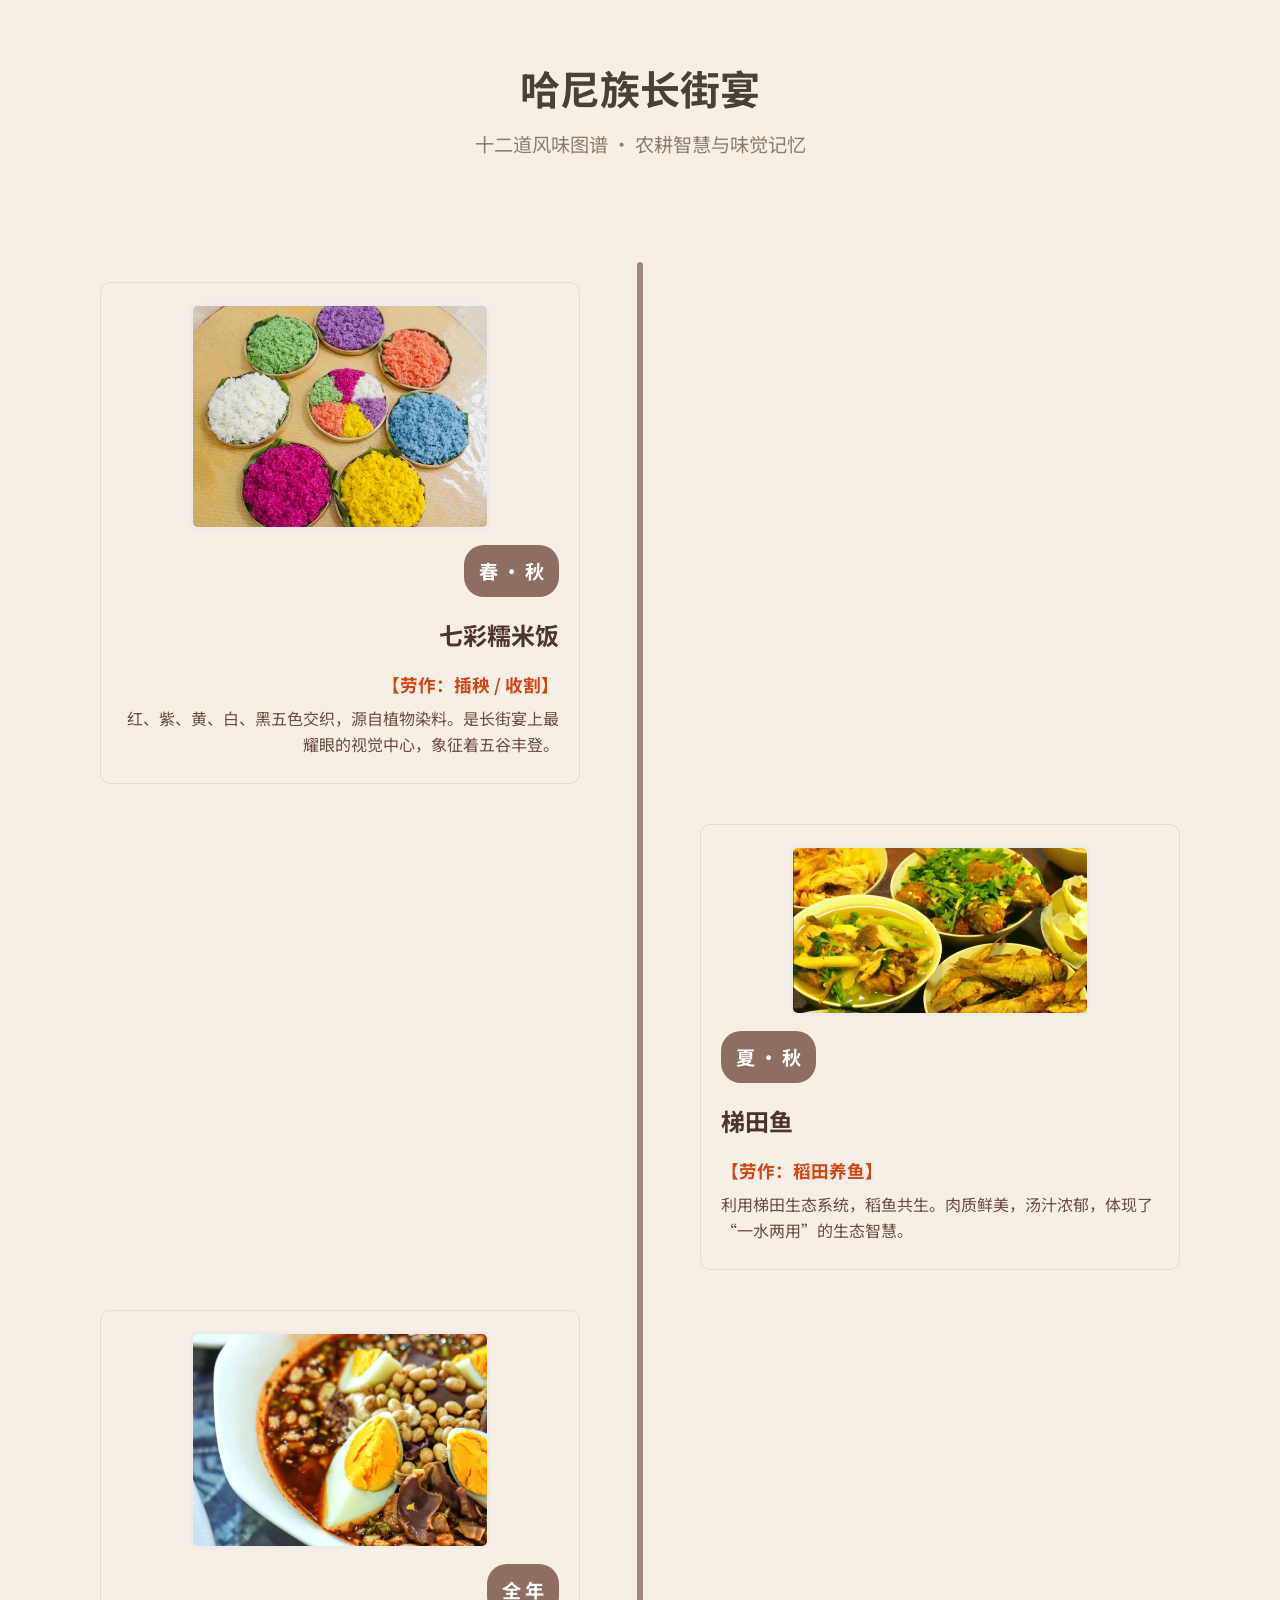
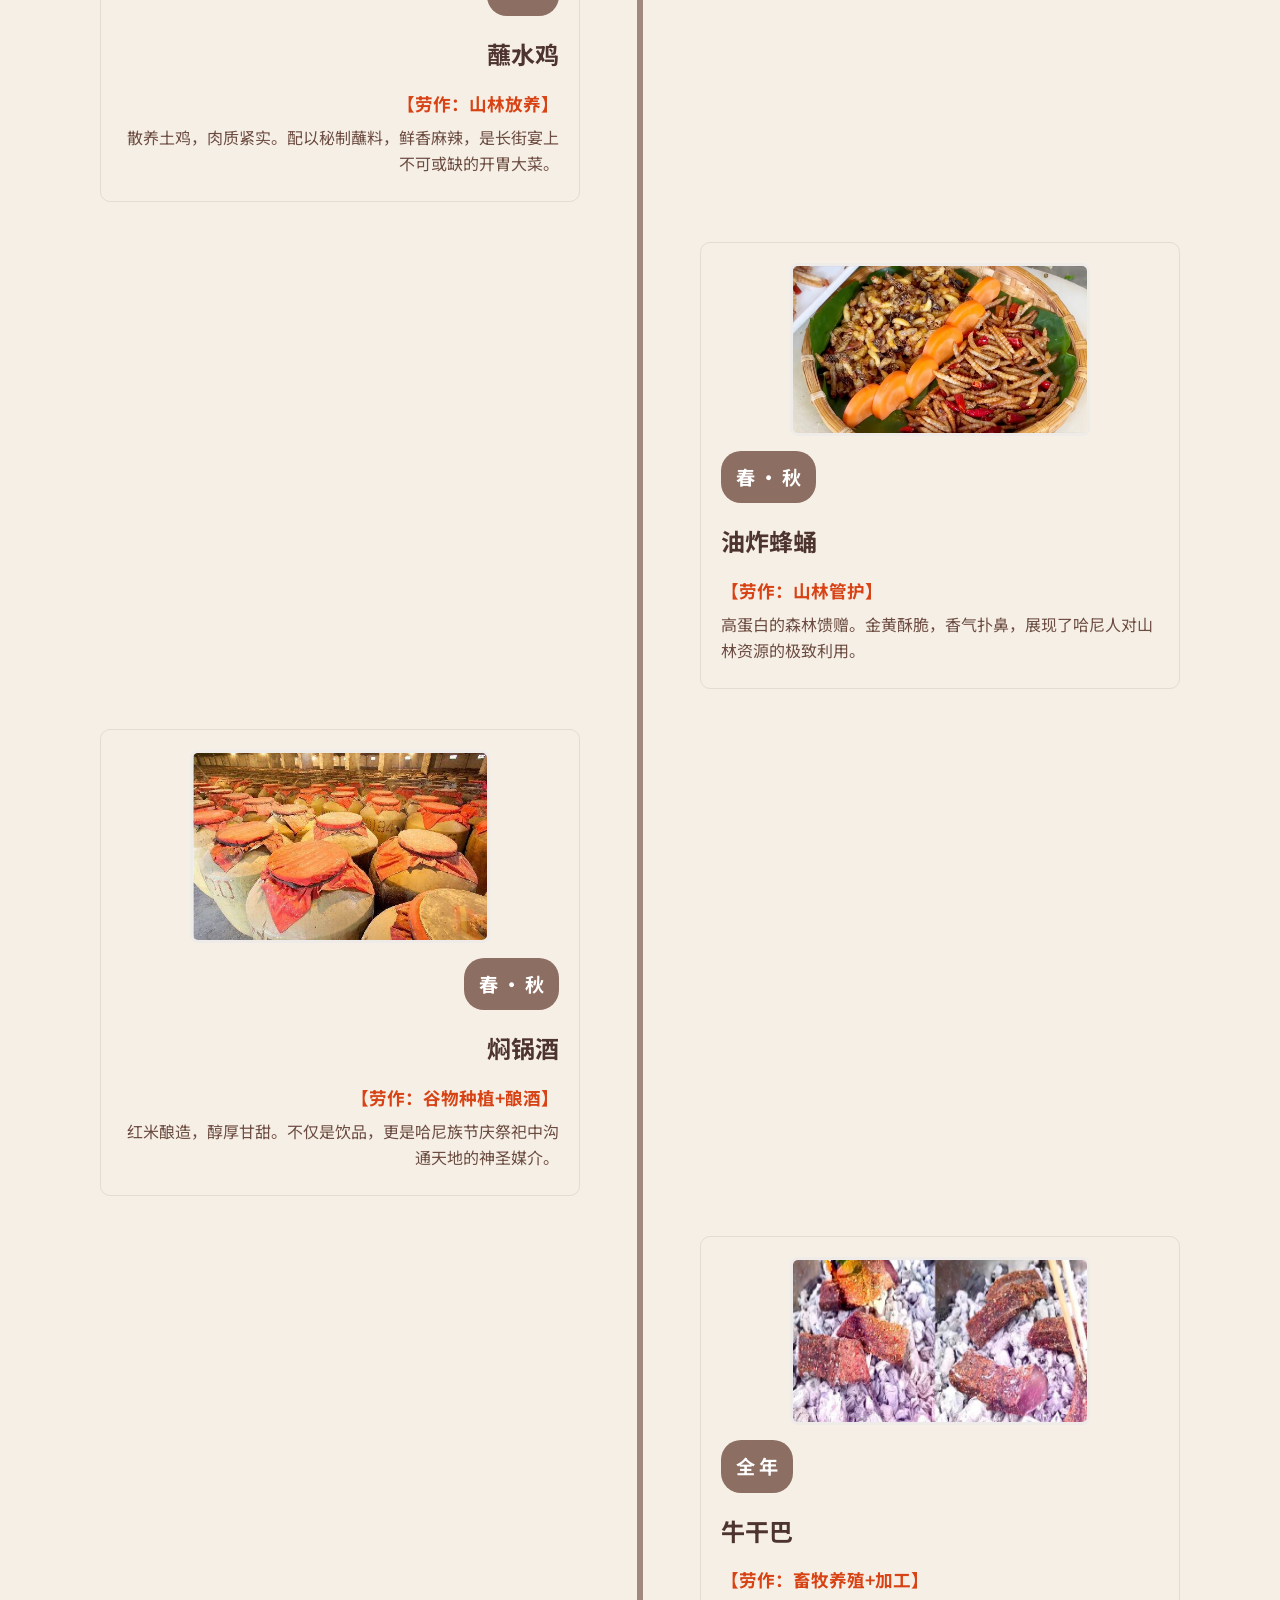
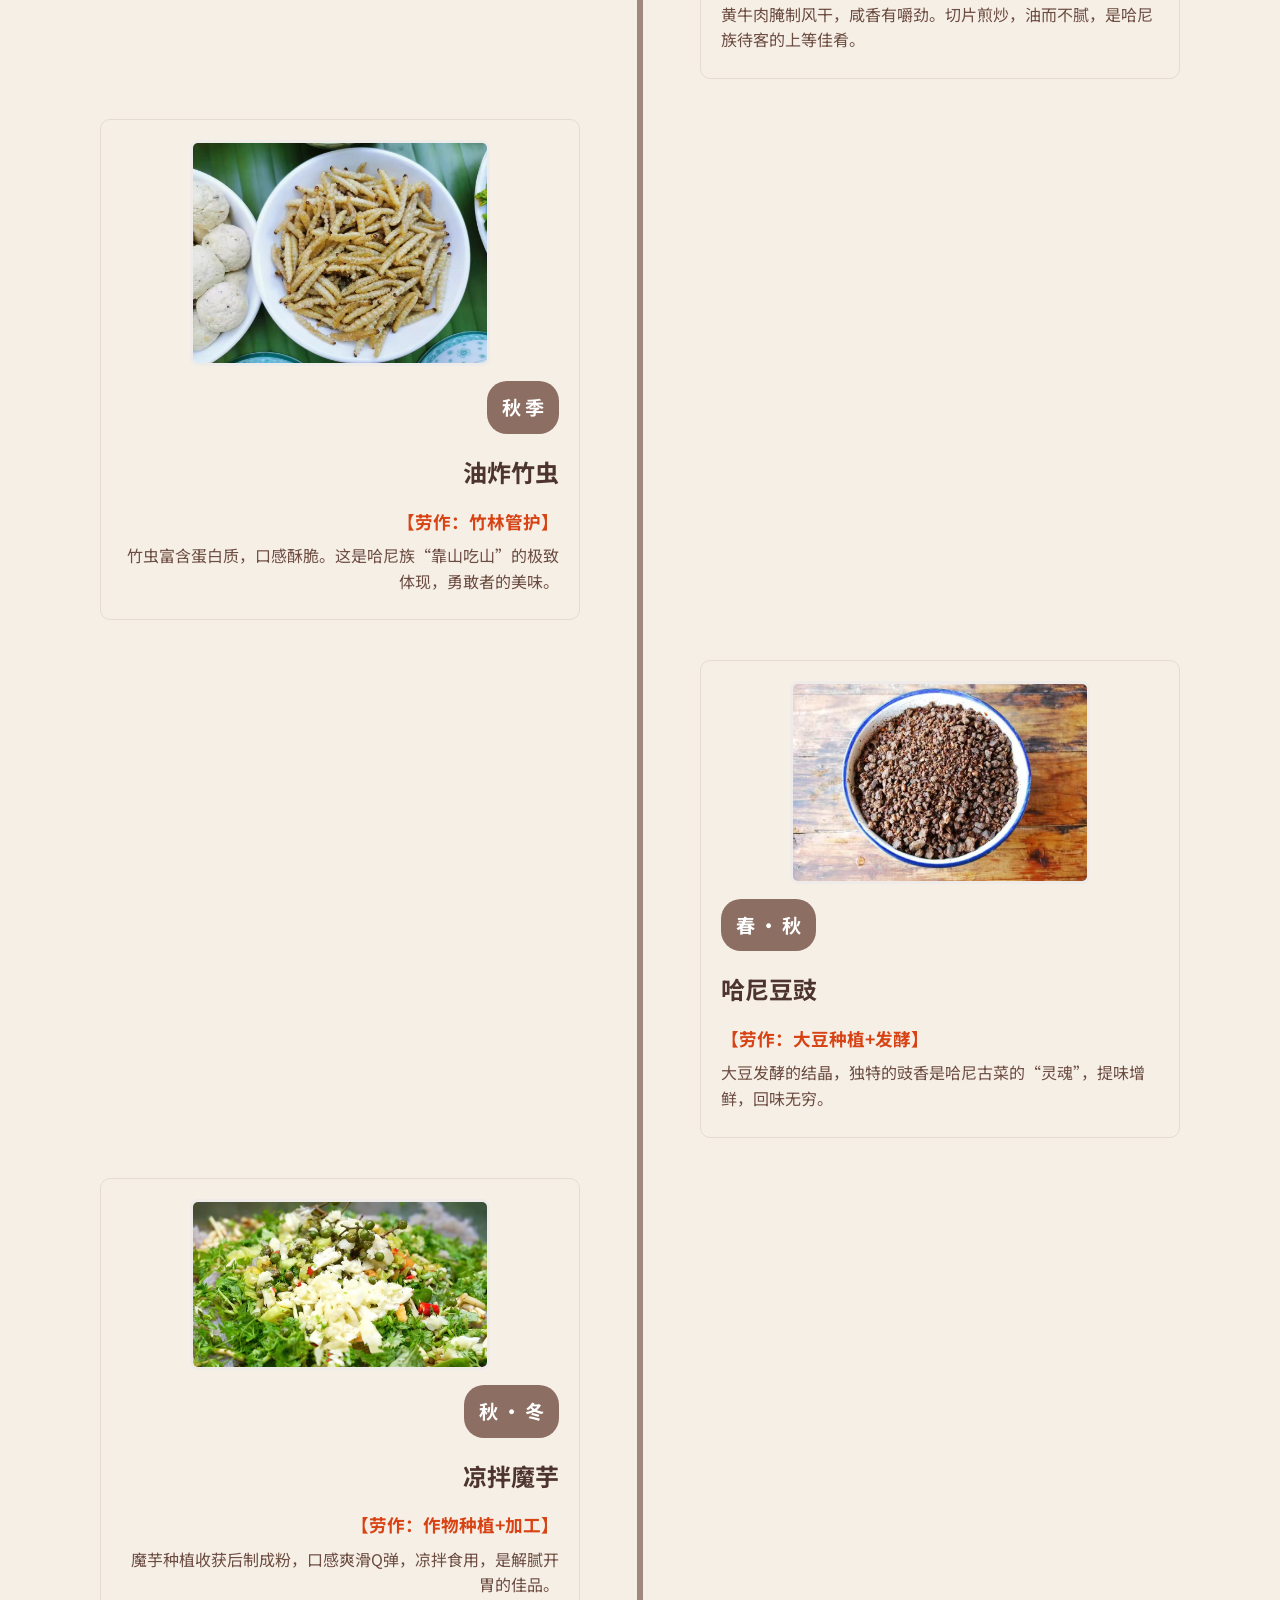
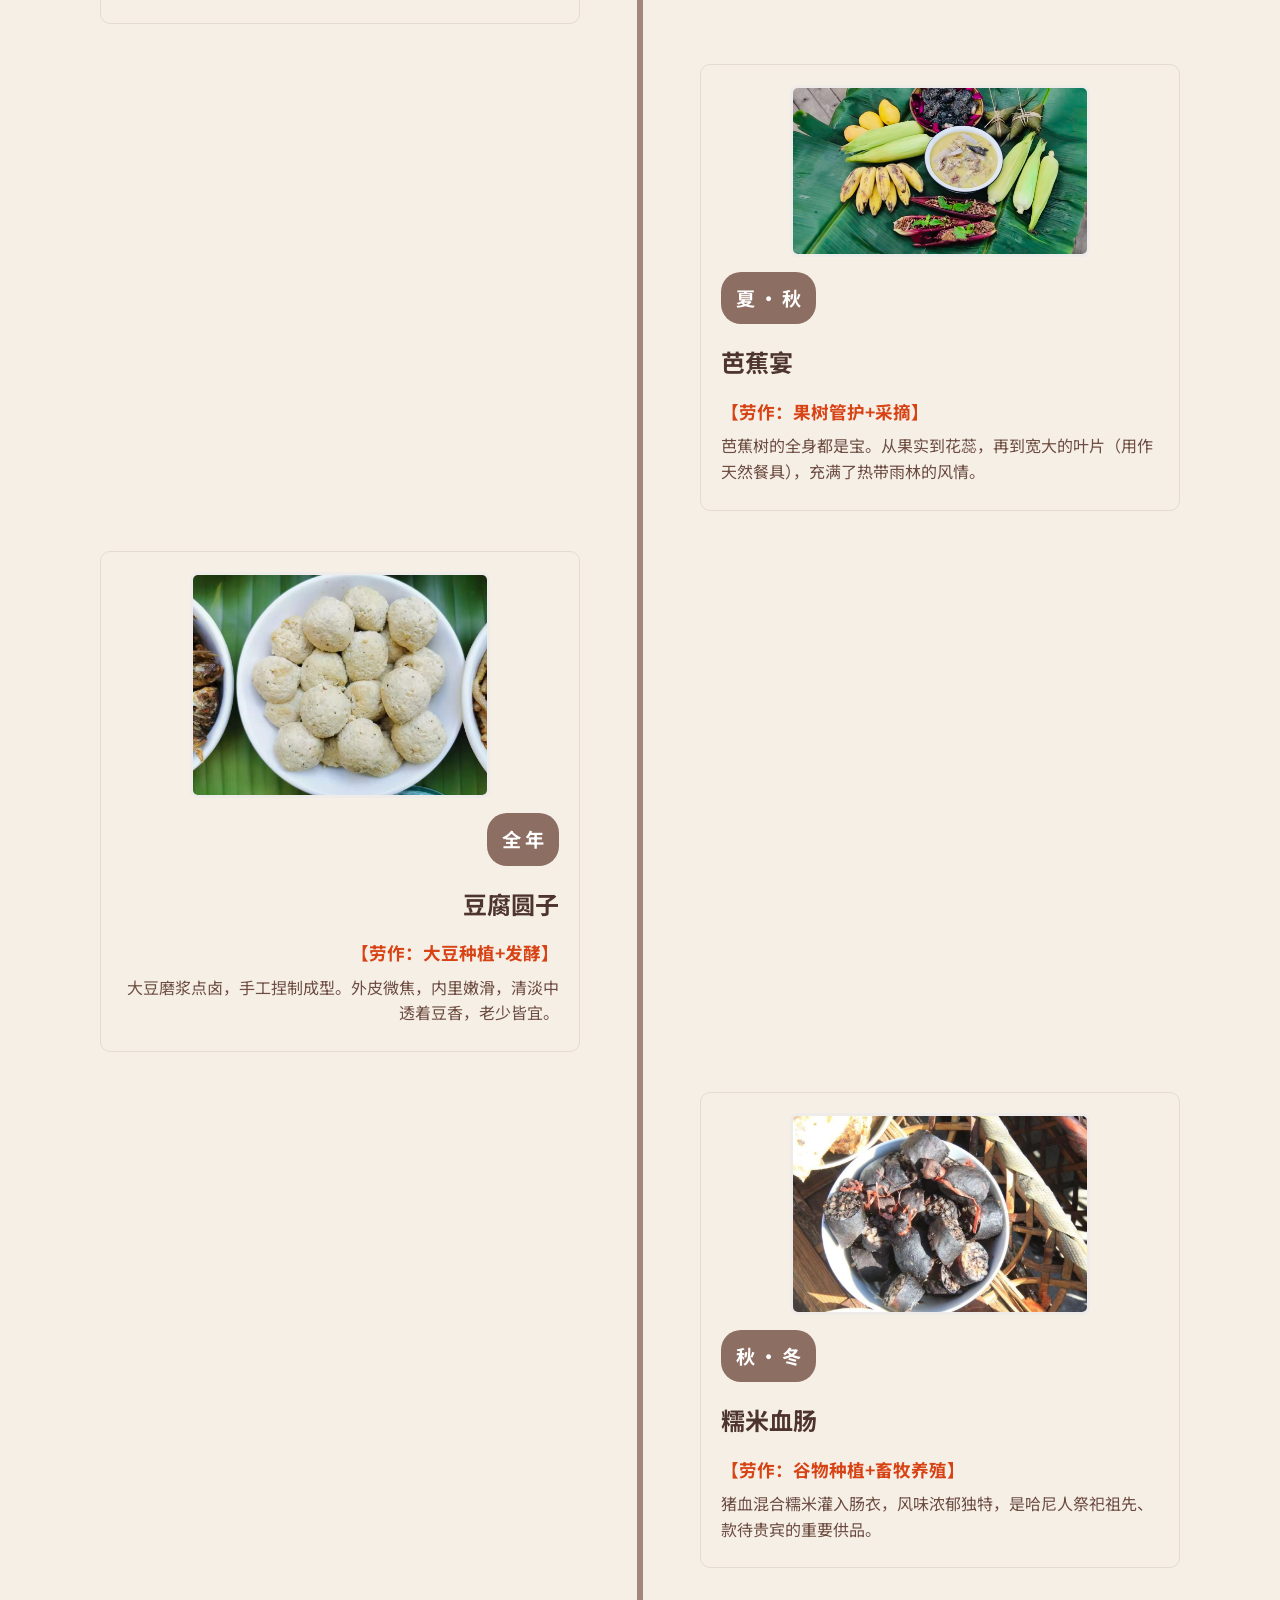
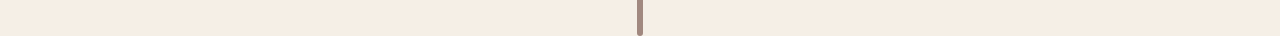
<file: embed-food.html>
<!DOCTYPE html>
<html lang="zh-CN">
<head>
<meta charset="UTF-8">
<meta name="viewport" content="width=device-width, initial-scale=1.0">
<title>长街宴 · 美食</title>
<link href="https://fonts.googleapis.com/css2?family=Noto+Sans+SC:wght@400;700;900&display=swap" rel="stylesheet">
<link rel="stylesheet" href="css/site.css">
<style>
*{margin:0;padding:0;box-sizing:border-box}
body{font-family:'PingFang SC','Noto Sans SC',sans-serif;color:#3d2b1f}
.embed-pane{display:none}
.embed-pane.is-active{display:block}
/* taboo */
.taboo .container{max-width:1140px;margin:0 auto;padding:30px 20px}
.taboo .hero{text-align:center;padding:44px 20px 36px;margin-bottom:36px}
.taboo .hero h1{font-size:2.8rem;font-weight:900;letter-spacing:5px}
.taboo .hero .tag{display:inline-block;margin-top:12px;background:#c4a574;color:#3d2b1f;padding:6px 28px;border-radius:999px;font-weight:700;font-size:.95rem}
.taboo .gates{display:flex;gap:28px}
.taboo .gate{flex:1;border-radius:24px;padding:22px 18px 28px;border:1px solid rgba(107,83,68,.12);transition:transform .25s,border-color .25s}
.taboo .gate:hover{transform:translateY(-6px);border-color:rgba(107,83,68,.22)}
.taboo .gate-l{border-top:8px solid #b5342c}
.taboo .gate-r{border-top:8px solid #357a42}
.taboo .gate-head{font-size:1.35rem;font-weight:900;display:flex;align-items:center;gap:8px;margin-bottom:18px;padding-bottom:10px;border-bottom:2px solid #e6dace}
.taboo .gate-l .gate-head{color:#b5342c}
.taboo .gate-r .gate-head{color:#357a42}
.taboo .fgrid{display:grid;grid-template-columns:repeat(3,1fr);gap:12px}
.taboo .fcard{position:relative;border-radius:16px;overflow:hidden;aspect-ratio:1/1;cursor:pointer;background:rgba(245,239,230,.5);transition:transform .2s,box-shadow .2s;box-shadow:0 4px 14px rgba(0,0,0,.06)}
.taboo .fcard:hover{transform:scale(1.04);box-shadow:0 8px 24px rgba(0,0,0,.12)}
.taboo .fcard img{width:100%;height:100%;object-fit:cover;display:block}
.taboo .fcard .mini{position:absolute;bottom:0;left:0;right:0;background:linear-gradient(transparent,rgba(0,0,0,.62));color:#fff;font-size:.72rem;padding:18px 6px 5px;text-align:center}
.taboo .fcard .tip{position:absolute;inset:0;background:rgba(30,20,10,.82);color:#ffe8c8;font-size:.78rem;display:flex;align-items:center;justify-content:center;padding:8px;text-align:center;opacity:0;transition:opacity .2s;border-radius:16px}
.taboo .fcard:hover .tip{opacity:1}
.taboo .quote{margin:48px 0 20px;background:rgba(245,239,230,.65);border-radius:40px 12px 40px 12px;padding:26px 30px;text-align:center;font-size:1.05rem}
.taboo .quote b{font-size:1.3rem}
.taboo footer{text-align:center;padding:28px 0 18px;font-size:.72rem;color:#786653;border-top:1px solid #dbcfbe;margin-top:40px}
/* twelve */
.twelve body,.twelve{color:#5c3d2e}
.twelve .header{text-align:center;padding:50px 20px;margin-bottom:50px;color:#4a4036}
.twelve .header h1{margin:0;font-size:2.5em}
.twelve .header p{font-size:1.2em;opacity:.85;color:#7a6a58}
.twelve .timeline-container{max-width:1200px;margin:0 auto;position:relative;padding:0 20px 48px}
.twelve .timeline-container::after{content:'';position:absolute;width:6px;background:#a1887f;top:0;bottom:0;left:50%;margin-left:-3px;border-radius:3px;z-index:1}
.twelve .timeline-item{padding:20px 40px;position:relative;width:50%;box-sizing:border-box}
.twelve .timeline-item.left{left:0;text-align:right;padding-right:60px}
.twelve .timeline-item.right{left:50%;text-align:left;padding-left:60px}
.twelve .year-tag{display:inline-block;background:#8d6e63;color:#fff;padding:8px 15px;border-radius:20px;font-weight:bold;font-size:1.2em;margin-bottom:15px}
.twelve .content-card{padding:20px;border-radius:10px;border:1px solid rgba(107,83,68,.12);transition:transform .3s,border-color .3s}
.twelve .content-card:hover{transform:translateY(-5px);border-color:rgba(107,83,68,.22)}
.twelve .content-card img{width:100%;max-width:300px;height:auto;border-radius:8px;display:block;margin:0 auto 15px;border:3px solid #efebe9}
.twelve .card-text h3{margin:0 0 10px;color:#4e342e;font-size:1.5em}
.twelve .card-text p{margin:5px 0;line-height:1.6;color:#6d4c41}
.twelve .season{font-weight:bold;color:#d84315;font-size:1.1em}
@media(max-width:680px){.taboo .gates{flex-direction:column}.taboo .hero h1{font-size:1.9rem}}
@media(max-width:768px){
  .twelve .timeline-container::after{left:30px}
  .twelve .timeline-item,.twelve .timeline-item.left,.twelve .timeline-item.right{width:100%;left:0;text-align:left;padding-left:70px;padding-right:25px}
}
</style>
</head>
<body>

<div id="pane-taboo" class="embed-pane taboo">
<div class="container">
  <div class="hero">
    <h1>长街宴 · 信仰之味</h1>
    <div class="tag">🚫 禁忌不上席 &nbsp;&nbsp;｜&nbsp;&nbsp; ✅ 可上圣席</div>
  </div>
  <div class="gates">
    <div class="gate gate-l">
      <div class="gate-head">🚫 禁忌不上席</div>
      <div class="fgrid">
        <div class="fcard"><img src="image/长街宴美食板块所有图片/snail.jpg" alt="田螺"><span class="mini">田螺</span><div class="tip">淤泥环境<br>文化视为不洁</div></div>
        <div class="fcard"><img src="image/长街宴美食板块所有图片/eel.jpg" alt="黄鳝"><span class="mini">黄鳝</span><div class="tip">形态模糊<br>不合神圣秩序</div></div>
        <div class="fcard"><img src="image/长街宴美食板块所有图片/chicken.jpg" alt="家鸡"><span class="mini">家鸡</span><div class="tip">日常祭品<br>庄重性不足</div></div>
        <div class="fcard"><img src="image/长街宴美食板块所有图片/duck.jpg" alt="家鸭"><span class="mini">家鸭</span><div class="tip">日常家禽<br>不入寨神圣宴</div></div>
        <div class="fcard"><img src="image/长街宴美食板块所有图片/dog.jpg" alt="狗肉"><span class="mini">狗肉</span><div class="tip">驱鬼用途<br>排除于感恩祭</div></div>
        <div class="fcard"><img src="image/长街宴美食板块所有图片/pig.jpg" alt="家猪"><span class="mini">家猪</span><div class="tip">非祭祀龙猪<br>未被祝祷</div></div>
      </div>
    </div>
    <div class="gate gate-r">
      <div class="gate-head">✅ 可上圣席</div>
      <div class="fgrid">
        <div class="fcard"><img src="image/长街宴美食板块所有图片/partridge.jpg" alt="竹鸡"><span class="mini">竹鸡 / 山鸡</span><div class="tip">山林野性<br>寨神喜爱祭品</div></div>
        <div class="fcard"><img src="image/长街宴美食板块所有图片/fish.jpg" alt="梯田鱼"><span class="mini">梯田鱼</span><div class="tip">稻鱼共生<br>四素同构结晶</div></div>
        <div class="fcard"><img src="image/长街宴美食板块所有图片/bird.jpg" alt="鸟类"><span class="mini">鸟类</span><div class="tip">山林生长<br>自然馈赠</div></div>
        <div class="fcard"><img src="image/长街宴美食板块所有图片/bee-larva.jpg" alt="蜂蛹"><span class="mini">蜂蛹</span><div class="tip">悬崖采集<br>稀缺与勇气</div></div>
        <div class="fcard"><img src="image/长街宴美食板块所有图片/quail-egg.jpg" alt="鹌鹑蛋"><span class="mini">鹌鹑蛋</span><div class="tip">梯田环境<br>自然孕育</div></div>
        <div class="fcard"><img src="image/长街宴美食板块所有图片/mushroom.jpg" alt="野生菌"><span class="mini">野生菌</span><div class="tip">山林自生<br>自然珍品</div></div>
      </div>
    </div>
  </div>
  <div class="quote"><b>"唯有来自山林与梯田的『自然珍馐』<br>方具资格登上寨神圣宴。"</b></div>
  <footer>数据新闻大赛 · 哈尼族长街宴 · 信仰筛选模块</footer>
</div>
</div>

<div id="pane-twelve" class="embed-pane twelve">
  <div class="header"><h1>哈尼族长街宴</h1><p>十二道风味图谱 · 农耕智慧与味觉记忆</p></div>
  <div class="timeline-container">
    <div class="timeline-item left"><div class="content-card"><img src="image/长街宴美食板块所有图片/七彩糯米饭.jpg" alt="七彩糯米饭"><div class="card-text"><div class="year-tag">春 · 秋</div><h3>七彩糯米饭</h3><span class="season">【劳作：插秧 / 收割】</span><p>红、紫、黄、白、黑五色交织，源自植物染料。是长街宴上最耀眼的视觉中心，象征着五谷丰登。</p></div></div></div>
    <div class="timeline-item right"><div class="content-card"><img src="image/长街宴美食板块所有图片/梯田鱼.jpg" alt="梯田鱼"><div class="card-text"><div class="year-tag">夏 · 秋</div><h3>梯田鱼</h3><span class="season">【劳作：稻田养鱼】</span><p>利用梯田生态系统，稻鱼共生。肉质鲜美，汤汁浓郁，体现了“一水两用”的生态智慧。</p></div></div></div>
    <div class="timeline-item left"><div class="content-card"><img src="image/长街宴美食板块所有图片/zhan shui ji.png" alt="蘸水鸡"><div class="card-text"><div class="year-tag">全 年</div><h3>蘸水鸡</h3><span class="season">【劳作：山林放养】</span><p>散养土鸡，肉质紧实。配以秘制蘸料，鲜香麻辣，是长街宴上不可或缺的开胃大菜。</p></div></div></div>
    <div class="timeline-item right"><div class="content-card"><img src="image/长街宴美食板块所有图片/油炸蜂蛹.jpg" alt="油炸蜂蛹"><div class="card-text"><div class="year-tag">春 · 秋</div><h3>油炸蜂蛹</h3><span class="season">【劳作：山林管护】</span><p>高蛋白的森林馈赠。金黄酥脆，香气扑鼻，展现了哈尼人对山林资源的极致利用。</p></div></div></div>
    <div class="timeline-item left"><div class="content-card"><img src="image/长街宴美食板块所有图片/焖锅酒.jpg" alt="焖锅酒"><div class="card-text"><div class="year-tag">春 · 秋</div><h3>焖锅酒</h3><span class="season">【劳作：谷物种植+酿酒】</span><p>红米酿造，醇厚甘甜。不仅是饮品，更是哈尼族节庆祭祀中沟通天地的神圣媒介。</p></div></div></div>
    <div class="timeline-item right"><div class="content-card"><img src="image/长街宴美食板块所有图片/牛干巴.png" alt="牛干巴"><div class="card-text"><div class="year-tag">全 年</div><h3>牛干巴</h3><span class="season">【劳作：畜牧养殖+加工】</span><p>黄牛肉腌制风干，咸香有嚼劲。切片煎炒，油而不腻，是哈尼族待客的上等佳肴。</p></div></div></div>
    <div class="timeline-item left"><div class="content-card"><img src="image/长街宴美食板块所有图片/油炸竹虫.jpg" alt="油炸竹虫"><div class="card-text"><div class="year-tag">秋 季</div><h3>油炸竹虫</h3><span class="season">【劳作：竹林管护】</span><p>竹虫富含蛋白质，口感酥脆。这是哈尼族“靠山吃山”的极致体现，勇敢者的美味。</p></div></div></div>
    <div class="timeline-item right"><div class="content-card"><img src="image/长街宴美食板块所有图片/哈尼豆豉.jpg" alt="哈尼豆豉"><div class="card-text"><div class="year-tag">春 · 秋</div><h3>哈尼豆豉</h3><span class="season">【劳作：大豆种植+发酵】</span><p>大豆发酵的结晶，独特的豉香是哈尼古菜的“灵魂”，提味增鲜，回味无穷。</p></div></div></div>
    <div class="timeline-item left"><div class="content-card"><img src="image/长街宴美食板块所有图片/凉拌魔芋.jpg" alt="凉拌魔芋"><div class="card-text"><div class="year-tag">秋 · 冬</div><h3>凉拌魔芋</h3><span class="season">【劳作：作物种植+加工】</span><p>魔芋种植收获后制成粉，口感爽滑Q弹，凉拌食用，是解腻开胃的佳品。</p></div></div></div>
    <div class="timeline-item right"><div class="content-card"><img src="image/长街宴美食板块所有图片/芭蕉宴.jpg" alt="芭蕉宴"><div class="card-text"><div class="year-tag">夏 · 秋</div><h3>芭蕉宴</h3><span class="season">【劳作：果树管护+采摘】</span><p>芭蕉树的全身都是宝。从果实到花蕊，再到宽大的叶片（用作天然餐具），充满了热带雨林的风情。</p></div></div></div>
    <div class="timeline-item left"><div class="content-card"><img src="image/长街宴美食板块所有图片/豆腐圆子.jpg" alt="豆腐圆子"><div class="card-text"><div class="year-tag">全 年</div><h3>豆腐圆子</h3><span class="season">【劳作：大豆种植+发酵】</span><p>大豆磨浆点卤，手工捏制成型。外皮微焦，内里嫩滑，清淡中透着豆香，老少皆宜。</p></div></div></div>
    <div class="timeline-item right"><div class="content-card"><img src="image/长街宴美食板块所有图片/糯米血肠.jpg" alt="糯米血肠"><div class="card-text"><div class="year-tag">秋 · 冬</div><h3>糯米血肠</h3><span class="season">【劳作：谷物种植+畜牧养殖】</span><p>猪血混合糯米灌入肠衣，风味浓郁独特，是哈尼人祭祀祖先、款待贵宾的重要供品。</p></div></div></div>
  </div>
</div>

<script>
(function () {
  var view = (new URLSearchParams(location.search).get('view') || 'twelve').toLowerCase();
  var pane = document.getElementById(view === 'taboo' ? 'pane-taboo' : 'pane-twelve');
  if (pane) pane.classList.add('is-active');
  document.title = view === 'taboo' ? '长街宴 · 信仰筛选' : '哈尼族长街宴·十二道风味图谱';
})();
</script>
<script src="js/embed-child.js"></script>
</body>
</html>
</file>
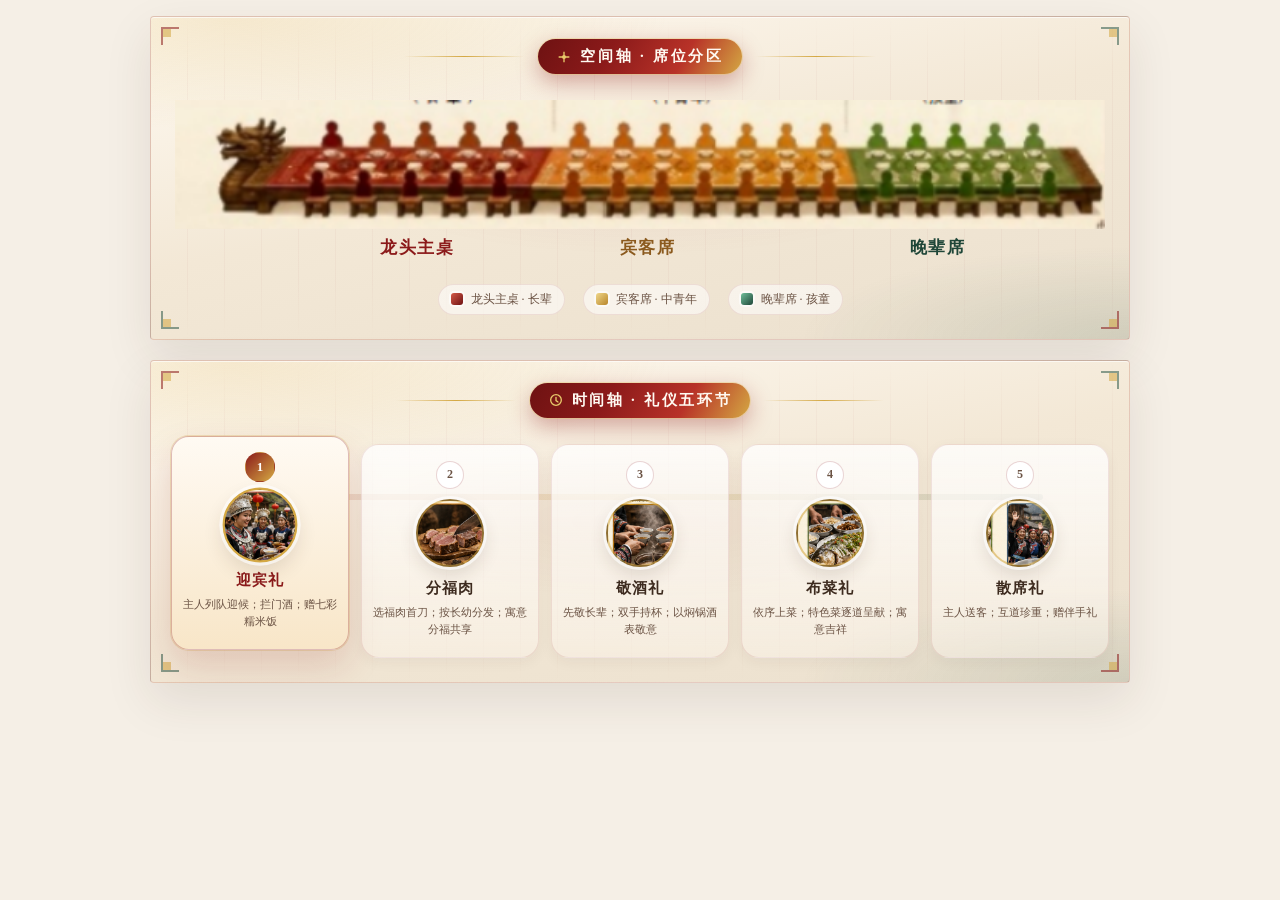
<file: 长街宴礼仪时空双轴图.html>
<!DOCTYPE html>
<html lang="zh-CN">
<head>
  <meta charset="UTF-8">
  <meta name="viewport" content="width=device-width, initial-scale=1.0">
  <title>长街宴礼仪流程·时空双轴图</title>
  <style>
    :root {
      --ink: #3d2b1f;
      --muted: #6b5344;
      --red: #8b1a1a;
      --red-bright: #b83228;
      --gold: #d4a843;
      --gold-light: #e8c96a;
      --jade: #2f5a4a;
      --jade-bright: #3f7a64;
      --cream: #fff8ef;
      --paper: #f5efe6;
    }

    html, body { background-color: #f5efe6 !important; }

    * { box-sizing: border-box; margin: 0; padding: 0; }

    body {
      padding: 16px 12px 24px;
      background: transparent;
      color: var(--ink);
      font-family: 'Noto Serif SC', 'Songti SC', 'SimSun', serif;
      -webkit-font-smoothing: antialiased;
    }

    .stage {
      max-width: 980px;
      margin: 0 auto;
      display: grid;
      gap: 20px;
    }

    .card {
      position: relative;
      padding: 22px 20px 24px;
      border-radius: 4px;
      background:
        radial-gradient(ellipse 90% 70% at 8% 0%, rgba(212, 168, 67, 0.2), transparent 50%),
        radial-gradient(ellipse 70% 60% at 100% 100%, rgba(47, 90, 74, 0.14), transparent 48%),
        radial-gradient(ellipse 50% 40% at 50% 50%, rgba(139, 26, 26, 0.06), transparent 60%),
        linear-gradient(168deg, #fffaf2 0%, #f3e8d6 48%, #ebe0ce 100%);
      border: 1.5px solid rgba(139, 26, 26, 0.18);
      box-shadow:
        0 1px 0 rgba(255, 255, 255, 0.65) inset,
        0 18px 48px rgba(61, 43, 31, 0.1);
      overflow: hidden;
    }

    .card::before,
    .card::after {
      content: '';
      position: absolute;
      width: 48px;
      height: 48px;
      pointer-events: none;
      opacity: 0.55;
      background:
        linear-gradient(var(--red), var(--red)) top left / 18px 2px no-repeat,
        linear-gradient(var(--red), var(--red)) top left / 2px 18px no-repeat,
        linear-gradient(var(--gold), var(--gold)) top left / 10px 10px no-repeat;
    }
    .card::before { top: 10px; left: 10px; }
    .card::after {
      right: 10px; bottom: 10px;
      transform: rotate(180deg);
    }

    .corner-tr, .corner-bl {
      position: absolute;
      width: 48px;
      height: 48px;
      opacity: 0.55;
      pointer-events: none;
      background:
        linear-gradient(var(--jade), var(--jade)) top right / 18px 2px no-repeat,
        linear-gradient(var(--jade), var(--jade)) top right / 2px 18px no-repeat,
        linear-gradient(var(--gold), var(--gold)) top right / 10px 10px no-repeat;
    }
    .corner-tr { top: 10px; right: 10px; }
    .corner-bl { left: 10px; bottom: 10px; transform: rotate(180deg); }

    .card-ornament {
      position: absolute;
      inset: 0;
      pointer-events: none;
      background:
        repeating-linear-gradient(
          90deg,
          transparent 0 36px,
          rgba(139, 26, 26, 0.03) 36px 37px
        );
      mask-image: linear-gradient(180deg, transparent, #000 18%, #000 82%, transparent);
    }

    .head {
      position: relative;
      display: flex;
      align-items: center;
      justify-content: center;
      gap: 14px;
      margin-bottom: 18px;
    }

    .head__line {
      flex: 1;
      height: 1px;
      max-width: 120px;
      background: linear-gradient(90deg, transparent, var(--gold), transparent);
    }

    .head__badge {
      display: inline-flex;
      align-items: center;
      gap: 8px;
      padding: 8px 18px;
      border-radius: 999px;
      color: #fffaf2;
      font-size: 15px;
      font-weight: 700;
      letter-spacing: 0.18em;
      background:
        linear-gradient(120deg, #6e1212 0%, #8b1a1a 35%, #b83228 70%, #d4a843 100%);
      box-shadow:
        0 0 0 1px rgba(232, 201, 106, 0.35),
        0 8px 22px rgba(139, 26, 26, 0.35);
    }

    .head__badge svg {
      width: 16px;
      height: 16px;
      flex-shrink: 0;
    }

    /* ===== 空间轴 ===== */
    .banquet {
      position: relative;
      padding: 8px 4px 4px;
    }

    .banquet-svg {
      width: 100%;
      height: auto;
      display: block;
      overflow: visible;
    }

    .zone {
      cursor: pointer;
    }
    .zone .zone-overlay {
      fill: transparent;
      stroke: transparent;
      stroke-width: 2;
      transition: fill 0.35s ease, stroke 0.35s ease, opacity 0.35s ease;
    }
    .zone.is-dim .zone-overlay {
      fill: rgba(245, 239, 230, 0.52);
      opacity: 1;
    }
    .zone.is-active .zone-overlay {
      fill: rgba(255, 215, 0, 0.16);
      stroke: rgba(212, 168, 67, 0.85);
      opacity: 1;
    }

    .zone-label {
      font-family: 'Noto Serif SC', serif;
      font-size: 11px;
      font-weight: 700;
      letter-spacing: 0.1em;
      pointer-events: none;
    }

    .legend-row {
      display: flex;
      flex-wrap: wrap;
      justify-content: center;
      gap: 10px 18px;
      margin-top: 14px;
      position: relative;
      z-index: 1;
    }

    .legend-pill {
      display: inline-flex;
      align-items: center;
      gap: 8px;
      padding: 6px 12px;
      border-radius: 999px;
      font-size: 12px;
      color: var(--muted);
      background: rgba(255, 255, 255, 0.55);
      border: 1px solid rgba(139, 26, 26, 0.1);
    }

    .legend-pill b {
      width: 12px;
      height: 12px;
      border-radius: 3px;
      display: inline-block;
      box-shadow: 0 0 0 2px rgba(255,255,255,0.6);
    }

    /* ===== 时间轴 ===== */
    .timeline {
      position: relative;
      display: grid;
      grid-template-columns: repeat(5, 1fr);
      gap: 12px;
      padding-top: 8px;
    }

    .rail {
      position: absolute;
      top: 58px;
      left: 7%;
      right: 7%;
      height: 6px;
      border-radius: 999px;
      background: linear-gradient(90deg,
        rgba(139, 26, 26, 0.12),
        rgba(212, 168, 67, 0.18),
        rgba(47, 90, 74, 0.14));
      z-index: 0;
      overflow: hidden;
    }

    .rail__fill {
      height: 100%;
      width: 0;
      border-radius: inherit;
      background: linear-gradient(90deg, #8b1a1a, #d4a843, #2f5a4a);
      box-shadow: 0 0 16px rgba(212, 168, 67, 0.65);
      transition: width 0.8s cubic-bezier(0.22, 1, 0.36, 1);
      position: relative;
    }

    .rail__fill::after {
      content: '';
      position: absolute;
      right: -2px;
      top: 50%;
      width: 12px;
      height: 12px;
      border-radius: 50%;
      transform: translateY(-50%);
      background: radial-gradient(circle at 35% 35%, #fff, var(--gold-light) 45%, var(--red));
      box-shadow: 0 0 12px rgba(212, 168, 67, 0.8);
    }

    .step {
      position: relative;
      z-index: 2;
      border: none;
      background:
        linear-gradient(180deg, rgba(255,255,255,0.78), rgba(255,248,239,0.42));
      padding: 16px 10px 18px;
      border-radius: 18px;
      cursor: pointer;
      text-align: center;
      font-family: inherit;
      color: inherit;
      border: 1px solid rgba(139, 26, 26, 0.1);
      box-shadow: 0 4px 14px rgba(61, 43, 31, 0.05);
      transition: transform 0.4s cubic-bezier(0.22,1,0.36,1), box-shadow 0.4s, border-color 0.4s, background 0.4s;
    }

    .step:hover { transform: translateY(-4px); border-color: rgba(212, 168, 67, 0.4); }

    .step__num {
      width: 28px;
      height: 28px;
      margin: 0 auto 10px;
      border-radius: 50%;
      display: grid;
      place-items: center;
      font-size: 12px;
      font-weight: 700;
      color: var(--muted);
      background: #fff;
      border: 1.5px solid rgba(139, 26, 26, 0.18);
      transition: 0.35s ease;
    }

    .step__icon-wrap {
      width: 64px;
      height: 64px;
      margin: 0 auto 12px;
      border-radius: 20px;
      display: grid;
      place-items: center;
      position: relative;
      background: linear-gradient(145deg, #fff, #f0e2cc);
      border: 1.5px solid rgba(212, 168, 67, 0.35);
      box-shadow:
        inset 0 1px 0 rgba(255,255,255,0.9),
        0 8px 18px rgba(61, 43, 31, 0.08);
      transition: 0.4s ease;
    }

    
    .step__photo {
      width: 68px;
      height: 68px;
      margin: 0 auto 12px;
      border-radius: 50%;
      overflow: hidden;
      border: 2.5px solid rgba(212, 168, 67, 0.55);
      box-shadow:
        0 0 0 3px rgba(255,255,255,0.65),
        0 8px 18px rgba(61, 43, 31, 0.14);
      background: #3d2b1f center/cover no-repeat;
      transition: 0.4s ease;
    }
    .step.is-active .step__photo {
      transform: scale(1.1);
      border-color: #d4a843;
      animation: iconAura 1.8s ease-in-out infinite;
    }

    .step__icon-wrap svg {
      width: 34px;
      height: 34px;
    }

    .step__title {
      font-size: 15px;
      font-weight: 700;
      letter-spacing: 0.08em;
      margin-bottom: 6px;
      color: var(--ink);
    }

    .step__desc {
      font-size: 11px;
      line-height: 1.55;
      color: var(--muted);
      min-height: 3.2em;
    }

    .step.is-active {
      transform: translateY(-8px);
      background: linear-gradient(180deg, #fffaf3, #f8e6c8);
      border-color: rgba(139, 26, 26, 0.28);
      box-shadow:
        0 16px 36px rgba(139, 26, 26, 0.16),
        0 0 0 1px rgba(212, 168, 67, 0.25);
    }

    .step.is-active .step__num {
      color: #fff;
      background: linear-gradient(135deg, #8b1a1a, #d4a843);
      border-color: transparent;
      transform: scale(1.08);
    }

    .step.is-active .step__icon-wrap {
      transform: scale(1.08);
      animation: iconAura 1.8s ease-in-out infinite;
    }

    .step.is-active .step__title { color: var(--red); }

    .step[data-tone="gold"] .step__icon-wrap { background: linear-gradient(145deg, #fff3d4, #e8c96a); }
    .step[data-tone="red"] .step__icon-wrap { background: linear-gradient(145deg, #ffd8d0, #d46a5a); }
    .step[data-tone="blue"] .step__icon-wrap { background: linear-gradient(145deg, #dce8ff, #7a98c8); }
    .step[data-tone="jade"] .step__icon-wrap { background: linear-gradient(145deg, #d5f0e4, #5aa888); }
    .step[data-tone="plum"] .step__icon-wrap { background: linear-gradient(145deg, #f5dceb, #c48ab0); }

    @keyframes iconAura {
      0%, 100% { box-shadow: 0 0 0 0 rgba(212, 168, 67, 0.45), 0 8px 18px rgba(61,43,31,0.08); }
      50% { box-shadow: 0 0 0 12px rgba(212, 168, 67, 0), 0 12px 24px rgba(139,26,26,0.15); }
    }

    .tooltip {
      position: fixed;
      z-index: 99;
      max-width: 260px;
      padding: 14px 16px;
      background: linear-gradient(160deg, #fffaf3, #f3e2c8);
      border-radius: 14px;
      border: 1px solid rgba(139, 26, 26, 0.2);
      box-shadow: 0 16px 40px rgba(61, 43, 31, 0.18);
      font-size: 13px;
      line-height: 1.55;
      pointer-events: none;
      opacity: 0;
      transform: translateY(8px) scale(0.96);
      transition: 0.25s ease;
    }
    .tooltip.is-visible { opacity: 1; transform: none; }
    .tooltip strong {
      display: block;
      margin-bottom: 4px;
      color: var(--red);
      letter-spacing: 0.06em;
    }

    @media (max-width: 720px) {
      .timeline { grid-template-columns: 1fr; gap: 12px; }
      .rail { display: none; }
      .step {
        display: grid;
        grid-template-columns: 64px 1fr;
        gap: 6px 14px;
        text-align: left;
        align-items: center;
      }
      .step__num { grid-row: 1 / span 2; margin: 0; align-self: start; }
      .step__icon-wrap { grid-column: 1; grid-row: 1 / span 2; margin: 0; width: 56px; height: 56px; }
      .step__num { display: none; }
    }
  </style>
</head>
<body>
  <div class="stage">
    <!-- 空间轴 -->
    <section class="card" aria-label="空间轴·席位分区">
      <span class="corner-tr"></span>
      <span class="corner-bl"></span>
      <div class="card-ornament"></div>
      <div class="head">
        <span class="head__line"></span>
        <span class="head__badge">
          <svg viewBox="0 0 24 24" fill="none"><path d="M4 12h16M12 4v16" stroke="#e8c96a" stroke-width="2"/><circle cx="12" cy="12" r="3" fill="#e8c96a"/></svg>
          空间轴 · 席位分区
        </span>
        <span class="head__line"></span>
      </div>

      <div class="banquet">
        <svg class="banquet-svg" viewBox="0 0 606 108" role="img" aria-label="长街宴龙舟席位示意" xmlns="http://www.w3.org/2000/svg" xmlns:xlink="http://www.w3.org/1999/xlink">
          <image href="image/礼仪/dragon-boat-banquet.png" xlink:href="image/礼仪/dragon-boat-banquet.png" x="0" y="0" width="606" height="84" preserveAspectRatio="xMidYMid meet"/>

          <g class="zone" data-zone="red" data-tip="龙头主桌（红）|长辈居首，桌首设龙首木雕，象征尊长与福源">
            <rect class="zone-overlay" x="92" y="16" width="132" height="58" rx="4"/>
            <text class="zone-label" x="158" y="100" text-anchor="middle" fill="#8b1a1a">龙头主桌</text>
          </g>
          <g class="zone" data-zone="gold" data-tip="宾客席（金）|中青年宾客就座，宴席主体与交流核心">
            <rect class="zone-overlay" x="224" y="16" width="168" height="58" rx="4"/>
            <text class="zone-label" x="308" y="100" text-anchor="middle" fill="#8b5a1e">宾客席</text>
          </g>
          <g class="zone" data-zone="jade" data-tip="晚辈席（青）|孩童与晚辈就座，承接福气与传承">
            <rect class="zone-overlay" x="392" y="16" width="210" height="58" rx="4"/>
            <text class="zone-label" x="497" y="100" text-anchor="middle" fill="#1f4638">晚辈席</text>
          </g>
        </svg>
      </div>

      <div class="legend-row">
        <span class="legend-pill"><b style="background:linear-gradient(135deg,#d45a48,#6e1212)"></b>龙头主桌 · 长辈</span>
        <span class="legend-pill"><b style="background:linear-gradient(135deg,#f0d78a,#b8862a)"></b>宾客席 · 中青年</span>
        <span class="legend-pill"><b style="background:linear-gradient(135deg,#6fbf9a,#1f4638)"></b>晚辈席 · 孩童</span>
      </div>
    </section>

    <!-- 时间轴 -->
    <section class="card" aria-label="时间轴·礼仪五环节">
      <span class="corner-tr"></span>
      <span class="corner-bl"></span>
      <div class="card-ornament"></div>
      <div class="head">
        <span class="head__line"></span>
        <span class="head__badge">
          <svg viewBox="0 0 24 24" fill="none"><circle cx="12" cy="12" r="8" stroke="#e8c96a" stroke-width="2"/><path d="M12 8v5l3 2" stroke="#e8c96a" stroke-width="2" stroke-linecap="round"/></svg>
          时间轴 · 礼仪五环节
        </span>
        <span class="head__line"></span>
      </div>

      <div class="timeline" id="timeline">
        <div class="rail"><div class="rail__fill" id="rail-fill"></div></div>
      </div>
    </section>
  </div>

  <div class="tooltip" id="tooltip" role="tooltip" hidden></div>

  <script>
    var STEPS = [
      { title: '迎宾礼', photo: 'image/礼仪/welcome.jpg', tone: 'gold', desc: '主人列队迎候；拦门酒；赠七彩糯米饭' },
      { title: '分福肉', photo: 'image/礼仪/meat.png', tone: 'red', desc: '选福肉首刀；按长幼分发；寓意分福共享' },
      { title: '敬酒礼', photo: 'image/礼仪/wine.jpg', tone: 'blue', desc: '先敬长辈；双手持杯；以焖锅酒表敬意' },
      { title: '布菜礼', photo: 'image/礼仪/fish.jpg', tone: 'jade', desc: '依序上菜；特色菜逐道呈献；寓意吉祥' },
      { title: '散席礼', photo: 'image/礼仪/farewell.jpg', tone: 'plum', desc: '主人送客；互道珍重；赠伴手礼' }
    ];

    var timeline = document.getElementById('timeline');
    var railFill = document.getElementById('rail-fill');
    var tooltip = document.getElementById('tooltip');
    var activeStep = 0;
    var autoTimer;

    STEPS.forEach(function (step, index) {
      var btn = document.createElement('button');
      btn.type = 'button';
      btn.className = 'step' + (index === 0 ? ' is-active' : '');
      btn.dataset.index = index;
      btn.dataset.tone = step.tone;
      btn.innerHTML =
        '<div class="step__num">' + (index + 1) + '</div>' +
        '<div class="step__photo" style="background-image:url(\'' + step.photo + '\')"></div>' +
        '<div class="step__title">' + step.title + '</div>' +
        '<div class="step__desc">' + step.desc + '</div>';
      btn.addEventListener('click', function () { setStep(index, true); });
      timeline.appendChild(btn);
    });

    function setStep(index, pauseAuto) {
      activeStep = index;
      timeline.querySelectorAll('.step').forEach(function (el, i) {
        el.classList.toggle('is-active', i === index);
      });
      railFill.style.width = (index / (STEPS.length - 1) * 100) + '%';
      if (pauseAuto) resetAuto();
    }

    function resetAuto() {
      clearInterval(autoTimer);
      autoTimer = setInterval(function () {
        setStep((activeStep + 1) % STEPS.length, false);
      }, 2800);
    }

    function showTip(html, x, y) {
      tooltip.innerHTML = html;
      tooltip.hidden = false;
      tooltip.classList.add('is-visible');
      var rect = tooltip.getBoundingClientRect();
      tooltip.style.left = Math.min(x + 14, window.innerWidth - rect.width - 12) + 'px';
      tooltip.style.top = Math.max(y - rect.height - 14, 8) + 'px';
    }

    function hideTip() {
      tooltip.classList.remove('is-visible');
      tooltip.hidden = true;
    }

    document.querySelectorAll('.zone').forEach(function (zone) {
      zone.addEventListener('mouseenter', function (e) {
        document.querySelectorAll('.zone').forEach(function (z) {
          z.classList.toggle('is-dim', z !== zone);
          z.classList.toggle('is-active', z === zone);
        });
        var parts = (zone.dataset.tip || '').split('|');
        showTip('<strong>' + parts[0] + '</strong>' + (parts[1] || ''), e.clientX, e.clientY);
      });
      zone.addEventListener('mousemove', function (e) {
        if (!tooltip.hidden) showTip(tooltip.innerHTML, e.clientX, e.clientY);
      });
      zone.addEventListener('mouseleave', function () {
        document.querySelectorAll('.zone').forEach(function (z) {
          z.classList.remove('is-dim', 'is-active');
        });
        hideTip();
      });
    });

    setStep(0, false);
    resetAuto();
  </script>
  <script src="js/embed-child.js"></script>
</body>
</html>
</file>
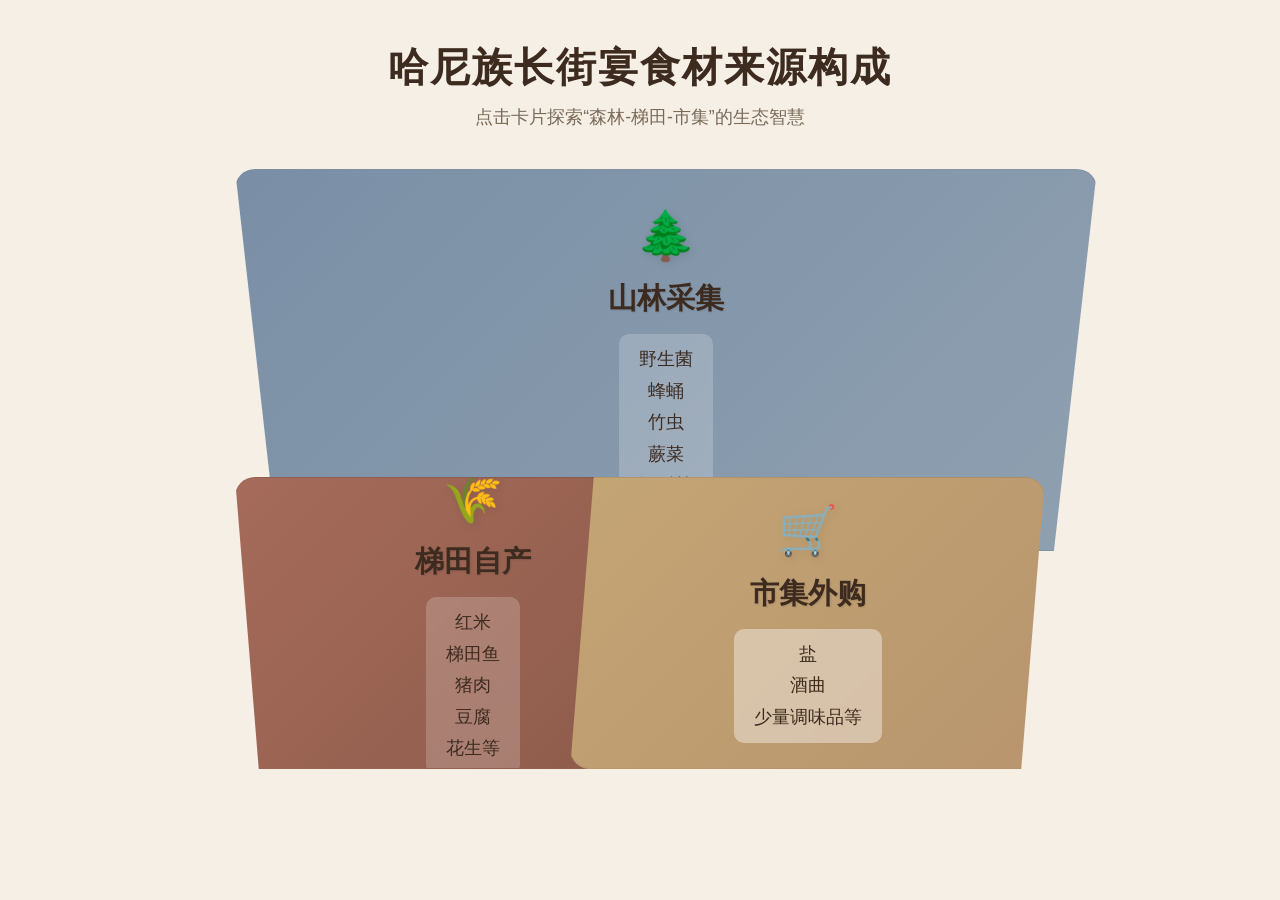
<file: 长街宴食材来源构成.html>
<!DOCTYPE html>
<html lang="zh-CN">
<head>
    <meta charset="UTF-8">
    <meta name="viewport" content="width=device-width, initial-scale=1.0">
    <title>哈尼族长街宴食材构成 - 高级交互版</title>
    <style>
        html, body { background-color: #f5efe6 !important; }
        :root {
            --mountain-color: #7a8fa6;
            --terrace-color: #a66b5a;
            --market-color: #c4a574;
            --dark-text: #3d2b1f;
            --light-text: #f5efe6;
        }

        body {
            margin: 0;
            padding: 40px 0;
            font-family: 'PingFang SC', 'Microsoft YaHei', sans-serif;
            display: flex;
            justify-content: center;
            align-items: flex-start;
            min-height: auto;
            overflow-x: hidden;
        }

        .bg-decoration {
            display: none;
        }

        .container {
            position: relative;
            z-index: 1;
            width: 90%;
            max-width: 900px;
            text-align: center;
        }

        .header {
            margin-bottom: 40px;
        }

        .header h1 {
            font-size: 2.5rem;
            color: var(--dark-text);
            margin: 0;
            letter-spacing: 2px;
            text-shadow: none;
        }

        .header p.subtitle {
            color: #7a6a58;
            margin-top: 10px;
            font-size: 1.1rem;
        }

        /* 核心布局：绝对定位模拟拼图 */
        .diagram-container {
            position: relative;
            width: 100%;
            height: 600px;
            margin: 0 auto;
        }

        .card {
            position: absolute;
            border-radius: 20px;
            padding: 25px;
            color: var(--dark-text);
            box-shadow: none;
            transition: all 0.4s cubic-bezier(0.25, 0.8, 0.25, 1);
            cursor: pointer;
            overflow: hidden;
            display: flex;
            flex-direction: column;
            justify-content: center;
            align-items: center;
            text-align: center;
            border: 1px solid rgba(61, 43, 31, 0.08);
        }

        /* 悬浮玻璃态效果 */
        .card::before {
            content: '';
            position: absolute;
            top: 0;
            left: 0;
            right: 0;
            bottom: 0;
            background: linear-gradient(135deg, rgba(255,255,255,0.2) 0%, rgba(255,255,255,0) 50%);
            backdrop-filter: blur(5px);
            z-index: 1;
            opacity: 0;
            transition: opacity 0.3s;
        }

        .card:hover::before {
            opacity: 1;
        }

        .card:hover {
            transform: translateY(-10px) scale(1.02);
            box-shadow: 0 12px 24px rgba(61, 43, 31, 0.1);
        }

        /* 各个区块的位置和大小 */
        .card-mountain {
            top: 0;
            left: 5%;
            width: 90%;
            height: 55%;
            background: linear-gradient(135deg, var(--mountain-color) 0%, #8fa0b0 100%);
            z-index: 10;
            clip-path: polygon(0 0, 100% 0, 95% 100%, 5% 100%);
        }

        .card-terrace {
            bottom: 0;
            left: 5%;
            width: 47%;
            height: 40%;
            background: linear-gradient(135deg, var(--terrace-color) 0%, #8b5a4a 100%);
            z-index: 11;
            clip-path: polygon(0 0, 95% 0, 100% 100%, 5% 100%);
        }

        .card-market {
            bottom: 0;
            right: 5%;
            width: 47%;
            height: 40%;
            background: linear-gradient(135deg, var(--market-color) 0%, #b8956e 100%);
            z-index: 12;
            color: #3d2b1f;
            clip-path: polygon(5% 0, 100% 0, 95% 100%, 0 100%);
        }

        /* 标题样式 */
        .card h2 {
            margin: 0 0 15px 0;
            font-size: 1.8rem;
            font-weight: 600;
            position: relative;
            z-index: 2;
            text-shadow: 1px 1px 2px rgba(0,0,0,0.1);
        }

        /* 图标容器 */
        .icon-box {
            font-size: 3rem;
            margin-bottom: 15px;
            filter: drop-shadow(2px 2px 4px rgba(0,0,0,0.1));
            position: relative;
            z-index: 2;
            animation: float 3s ease-in-out infinite;
        }

        .card-terrace .icon-box {
            animation-delay: 0.5s;
        }
        .card-market .icon-box {
            animation-delay: 1s;
        }

        @keyframes float {
            0% { transform: translateY(0px); }
            50% { transform: translateY(-10px); }
            100% { transform: translateY(0px); }
        }

        /* 内容列表 */
        .card ul {
            list-style: none;
            padding: 0;
            margin: 0;
            font-size: 1.1rem;
            line-height: 1.8;
            position: relative;
            z-index: 2;
            background: rgba(255,255,255,0.2);
            padding: 10px 20px;
            border-radius: 10px;
            backdrop-filter: blur(2px);
        }

        .card-market ul {
            background: rgba(255,255,255,0.4);
        }

        /* 互动弹窗层 */
        .modal-overlay {
            position: fixed;
            top: 0;
            left: 0;
            width: 100%;
            height: 100%;
            background: rgba(0,0,0,0.6);
            backdrop-filter: blur(5px);
            display: flex;
            justify-content: center;
            align-items: center;
            z-index: 1000;
            opacity: 0;
            visibility: hidden;
            transition: all 0.3s;
        }

        .modal-overlay.active {
            opacity: 1;
            visibility: visible;
        }

        .modal-content {
            background: white;
            padding: 40px;
            border-radius: 20px;
            max-width: 500px;
            width: 90%;
            text-align: center;
            transform: scale(0.8);
            transition: transform 0.3s;
            box-shadow: 0 25px 50px rgba(0,0,0,0.3);
        }

        .modal-overlay.active .modal-content {
            transform: scale(1);
        }

        .modal-icon {
            font-size: 4rem;
            margin-bottom: 20px;
        }

        .modal-title {
            font-size: 2rem;
            margin: 0 0 10px 0;
            color: var(--dark-text);
        }

        .modal-desc {
            color: #666;
            line-height: 1.6;
        }

        .close-btn {
            margin-top: 30px;
            padding: 10px 30px;
            background: #333;
            color: white;
            border: none;
            border-radius: 25px;
            cursor: pointer;
            font-size: 1rem;
            transition: background 0.3s;
        }

        .close-btn:hover {
            background: #555;
        }

        /* 响应式 */
        @media (max-width: 768px) {
            .diagram-container {
                height: auto;
                min-height: 800px;
            }
            .card-mountain {
                position: relative;
                width: 100%;
                height: 300px;
                clip-path: none;
                margin-bottom: 10px;
            }
            .card-terrace, .card-market {
                position: relative;
                width: 100%;
                height: 200px;
                clip-path: none;
                bottom: auto;
                left: auto;
                right: auto;
                margin-bottom: 10px;
            }
            .card h2 {
                font-size: 1.4rem;
            }
            .card ul {
                font-size: 1rem;
            }
        }
    </style>
</head>
<body>

    <div class="bg-decoration"></div>

    <div class="container">
        <div class="header">
            <h1>哈尼族长街宴食材来源构成</h1>
            <p class="subtitle">点击卡片探索“森林-梯田-市集”的生态智慧
        </div>

        <div class="diagram-container">
            <!-- 1. 山林采集 -->
            <div class="card card-mountain" onclick="openModal('mountain')">
                <div class="icon-box">🌲</div>
                <h2>山林采集</h2>
                <ul>
                    <li>野生菌</li>
                    <li>蜂蛹</li>
                    <li>竹虫</li>
                    <li>蕨菜</li>
                    <li>江鳅等</li>
                </ul>
            </div>

            <!-- 2. 梯田自产 -->
            <div class="card card-terrace" onclick="openModal('terrace')">
                <div class="icon-box">🌾</div>
                <h2>梯田自产</h2>
                <ul>
                    <li>红米</li>
                    <li>梯田鱼</li>
                    <li>猪肉</li>
                    <li>豆腐</li>
                    <li>花生等</li>
                </ul>
            </div>

            <!-- 3. 市集外购 -->
            <div class="card card-market" onclick="openModal('market')">
                <div class="icon-box">🛒</div>
                <h2>市集外购</h2>
                <ul>
                    <li>盐</li>
                    <li>酒曲</li>
                    <li>少量调味品等</li>
                </ul>
            </div>
        </div>
    </div>

    <!-- 弹窗层 -->
    <div class="modal-overlay" id="modal" onclick="closeModal()">
        <div class="modal-content" onclick="event.stopPropagation()">
            <div class="modal-icon" id="modalIcon">🌲</div>
            <h2 class="modal-title" id="modalTitle">山林采集</h2>
            <p class="modal-desc" id="modalDesc">这里是详细描述...
            <button class="close-btn" onclick="closeModal()">关闭</button>
        </div>
    </div>

    <script>
        const data = {
            mountain: {
                icon: '🌲',
                title: '山林采集',
                desc: '占据绝对主导地位，提供了最丰富的食材种类。这是哈尼族“森林-村寨-梯田-水系”四素同构生态系统的直接体现，代表了人与自然的深度链接。'
            },
            terrace: {
                icon: '🌾',
                title: '梯田自产',
                desc: '提供主食与肉类，保障基础供给。体现了哈尼族人千年来精耕细作的智慧，红米与梯田鱼构成了长街宴的坚实物质基础。'
            },
            market: {
                icon: '🛒',
                title: '市集外购',
                desc: '占比较低，主要作为调味品补充。虽然依赖外部输入，但这些少量的盐、酒曲等却是激发食材本味、完成仪式感的点睛之笔。'
            }
        };

        function openModal(type) {
            const modal = document.getElementById('modal');
            const d = data[type];
            document.getElementById('modalIcon').innerText = d.icon;
            document.getElementById('modalTitle').innerText = d.title;
            document.getElementById('modalDesc').innerText = d.desc;
            modal.classList.add('active');
        }

        function closeModal() {
            document.getElementById('modal').classList.remove('active');
        }

        // ESC键关闭
        document.addEventListener('keydown', function(e) {
            if (e.key === 'Escape') {
                closeModal();
            }
        });
    </script>
    <script src="js/embed-child.js"></script>
</body>
</html>
</file>
<file: css/site.css>
/* ===== css/style.css ===== */
@font-face {
  font-family: '禹卫书法行书';
  src: local('禹卫书法行书'),
       local('禹卫书法行书简'),
       local('YuweiXingshu'),
       local('YWShuFengXingShuJ'),
       url('../fonts/YuweiXingshu.woff2') format('woff2'),
       url('../fonts/YuweiXingshu.ttf') format('truetype');
  font-weight: normal;
  font-style: normal;
  font-display: swap;
}

@font-face {
  font-family: '汉仪大标宋';
  src: local('汉仪大标宋'),
       local('汉仪大标宋简'),
       local('HYDaBiaoSongJ'),
       local('HYDaBiaoSong'),
       url('../fonts/HYDaBiaoSong.woff2') format('woff2'),
       url('../fonts/HYDaBiaoSong.ttf') format('truetype');
  font-weight: normal;
  font-style: normal;
  font-display: swap;
}

@font-face {
  font-family: '方正小标宋';
  src: local('方正小标宋_GBK'),
       local('方正小标宋简体'),
       local('FZXiaoBiaoSong-B05S'),
       local('FZXBSJW'),
       local('FZXiaoBiaoSong'),
       url('../fonts/FZXiaoBiaoSong.woff2') format('woff2'),
       url('../fonts/FZXiaoBiaoSong.ttf') format('truetype');
  font-weight: normal;
  font-style: normal;
  font-display: swap;
}

:root {
  --font-cover-headline: '汉仪大标宋', 'HYDaBiaoSongJ', 'HYDaBiaoSong', 'SimSun', serif;
  --font-cover-subtitle: '禹卫书法行书', 'YuweiXingshu', 'YWShuFengXingShuJ', 'KaiTi', cursive;
  --font-act-header: '方正小标宋', 'FZXiaoBiaoSong', 'FZXBSJW', 'SimSun', serif;
  --color-cover-subtitle: #1a6fb5;
  --bg-base: #f5efe6;
  --bg-dark: #ebe3d6;
  --bg-warm: #e8dfd0;
  --paper: rgba(245, 239, 230, 0.6);
  --paper-border: rgba(139, 26, 26, 0.12);
  --text: #3d2b1f;
  --text-soft: #5a4638;
  --text-muted: #7a6a58;
  --accent-red: #8b1a1a;
  --accent-gold: #d4a843;
  --accent-gold-light: #e8c96a;
  --accent-indigo: #2f5a4a;
  --accent-earth: #6b5344;
  --dashboard-bg: transparent;
  --dashboard-card: transparent;
  --highlight-yellow: #d4a843;
  --ethnic-pattern: rgba(139, 26, 26, 0.04);
  --ethnic-pattern-red: rgba(47, 90, 74, 0.035);
}

* {
  margin: 0;
  padding: 0;
  box-sizing: border-box;
}

html {
  scroll-behavior: auto;
  overscroll-behavior-y: none;
}

body {
  font-family: 'Noto Serif SC', 'SimSun', serif;
  color: var(--text);
  line-height: 1.9;
  min-height: 100vh;
  overscroll-behavior-y: none;
  background-color: var(--bg-base);
  background-image: none;
  background-attachment: scroll;
}

/* 去掉两侧竖条框饰 */
body::before,
body::after {
  display: none;
}

/* 导航 */
.nav-toggle {
  position: fixed;
  top: 28px;
  right: 32px;
  z-index: 100;
  display: flex;
  flex-direction: column;
  gap: 7px;
  cursor: pointer;
  opacity: 0.75;
  border: none;
  background: transparent;
  padding: 4px;
}

.nav-toggle span {
  display: block;
  width: 28px;
  height: 2px;
  background: rgba(255, 255, 255, 0.85);
}

.page {
  position: relative;
  z-index: 1;
  width: 66.667%;
  max-width: none;
  margin: 0 auto;
  padding: 8px 40px clamp(64px, 10vh, 120px);
}

/* ===== 顶部横幅 — 全宽 ===== */
.hero-banner {
  position: relative;
  z-index: 1;
  width: 100%;
  text-align: center;
  padding: 48px 120px 16px;
}

/* ===== 主标题区 — 书法风 ===== */
.hero {
  text-align: center;
  margin-bottom: 48px;
}

.hero-top {
  display: flex;
  flex-wrap: wrap;
  justify-content: center;
  align-items: baseline;
  gap: 24px 48px;
  margin-bottom: 36px;
}

.hero-brush-left {
  font-family: 'Ma Shan Zheng', 'ZCOOL XiaoWei', cursive;
  font-size: clamp(7.2rem, 24vw, 12rem);
  color: rgba(240, 235, 225, 0.92);
  text-shadow: 6px 9px 18px rgba(0, 0, 0, 0.18);
  letter-spacing: 0.06em;
  line-height: 1.1;
}

.hero-brush-right {
  font-family: 'Ma Shan Zheng', 'ZCOOL XiaoWei', cursive;
  font-size: clamp(6rem, 21vw, 10.2rem);
  color: var(--accent-red);
  text-shadow: 3px 6px 12px rgba(0, 0, 0, 0.2);
  letter-spacing: 0.04em;
}

.hero-bridge {
  font-family: 'Ma Shan Zheng', cursive;
  font-size: clamp(3rem, 9vw, 3.75rem);
  color: rgba(255, 255, 255, 0.82);
  font-style: italic;
  transform: rotate(-2deg);
  margin: 24px 0 8px;
  letter-spacing: 0.2em;
}

.hero-bottom {
  display: flex;
  align-items: center;
  justify-content: center;
  gap: clamp(12px, 4vw, 40px);
  margin-top: 0;
}

.hero-char {
  font-family: 'Ma Shan Zheng', 'ZCOOL XiaoWei', cursive;
  font-size: clamp(3.5rem, 14vw, 6.5rem);
  color: var(--text);
  line-height: 1;
  text-shadow: 3px 4px 0 rgba(0, 0, 0, 0.08);
}

.hero-icon {
  flex-shrink: 0;
  width: clamp(100px, 28vw, 180px);
  height: auto;
}

.hero-sub {
  margin-top: 20px;
  font-size: 2.2rem;
  color: var(--text-muted);
  letter-spacing: 0.35em;
}

/* ===== 导语 ===== */
.intro {
  background: transparent;
  border: none;
  padding: 40px 0;
  margin-bottom: 48px;
  position: relative;
  box-shadow: none;
}

.intro-label {
  display: inline-block;
  background: transparent;
  color: var(--highlight-yellow);
  font-family: '禹卫书法行书', 'Ma Shan Zheng', cursive;
  font-weight: 700;
  font-size: 2.3rem;
  padding: 0;
  margin-bottom: 20px;
  letter-spacing: 0.15em;
}

.intro p {
  font-size: 2.625rem;
  text-align: justify;
  color: rgba(240, 235, 225, 0.92);
  line-height: 1.85;
}

.intro em {
  font-style: normal;
  color: var(--accent-red);
  font-weight: 600;
}

/* ===== 图表说明 ===== */
.chart-caption {
  color: var(--accent-red);
  font-size: 0.92rem;
  font-weight: 600;
  margin-bottom: 16px;
  letter-spacing: 0.05em;
}

/* ===== 数字看板 ===== */
.dashboard {
  background: transparent;
  border: none;
  border-radius: 0;
  padding: 28px 0 32px;
  margin-bottom: 48px;
  position: relative;
  box-shadow: none;
}

.dashboard::before {
  display: none;
}

.dashboard-title {
  color: var(--accent-gold);
  font-family: 'Noto Serif SC', serif;
  font-size: 1.1rem;
  font-weight: 700;
  margin-bottom: 24px;
  letter-spacing: 0.08em;
}

.metrics-grid {
  display: grid;
  grid-template-columns: repeat(2, 1fr);
  gap: 14px;
}

.metric-card {
  background: transparent;
  border: none;
  padding: 26px 16px;
  text-align: center;
  position: relative;
}

.metric-card::after {
  content: '';
  position: absolute;
  bottom: 0;
  left: 50%;
  transform: translateX(-50%);
  width: 48px;
  height: 2px;
  background: linear-gradient(90deg, transparent, var(--accent-gold), transparent);
  opacity: 0.55;
}

.metric-value {
  font-family: 'Ma Shan Zheng', 'Noto Serif SC', serif;
  font-size: clamp(2rem, 6vw, 2.8rem);
  color: var(--accent-gold-light);
  line-height: 1.2;
  margin-bottom: 6px;
}

.metric-label {
  font-size: 0.85rem;
  color: rgba(230, 220, 200, 0.6);
  letter-spacing: 0.12em;
}

/* ===== 正文 ===== */
.content {
  display: flex;
  flex-direction: column;
  gap: 28px;
}

.content-block {
  background: transparent;
  border: none;
  padding: 40px 0;
  box-shadow: none;
}

.content-block:last-child {
  padding-bottom: 12px;
}

.content p {
  font-size: 2.625rem;
  text-align: center;
  color: rgba(240, 235, 225, 0.92);
  line-height: 2;
}

.highlight-gold {
  font-family: 'Ma Shan Zheng', cursive;
  font-size: 1.35em;
  color: var(--accent-gold);
  letter-spacing: 0.05em;
}

.highlight-red {
  color: var(--accent-red);
  font-weight: 700;
}

.content-divider {
  text-align: center;
  color: rgba(255, 255, 255, 0.55);
  font-size: 2.25rem;
  letter-spacing: 0.1em;
  margin: 10px 0;
}

/* 四维 — 印章风 */
.dimensions {
  display: flex;
  flex-wrap: wrap;
  gap: 40px;
  justify-content: center;
  margin-top: 30px;
  margin-bottom: 0;
}

.dimension-tag {
  width: auto;
  height: auto;
  min-width: 0;
  display: flex;
  align-items: center;
  justify-content: center;
  border: none;
  color: var(--accent-red);
  font-family: 'Ma Shan Zheng', cursive;
  font-size: 3.25rem;
  transform: rotate(-3deg);
  background: transparent;
  box-shadow: none;
  padding: 8px 4px;
  text-shadow: 0 2px 8px rgba(0, 0, 0, 0.15);
}

.dimension-tag:nth-child(even) {
  transform: rotate(2deg);
}

/* ===== 第一幕 ===== */
.act-section {
  margin-top: 120px;
  padding: 90px 0;
  text-align: center;
  border-top: none;
}

.act-number {
  display: block;
  font-family: var(--font-act-header);
  font-size: clamp(3rem, 9vw, 5.25rem);
  font-weight: 700;
  color: var(--highlight-yellow);
  letter-spacing: 0.3em;
  margin-bottom: 24px;
}

.act-title {
  font-family: 'Ma Shan Zheng', 'ZCOOL XiaoWei', cursive;
  font-size: clamp(6rem, 18vw, 10.5rem);
  color: var(--accent-red);
  font-weight: 400;
  line-height: 1.2;
  text-shadow: 4.5px 9px 18px rgba(0, 0, 0, 0.2);
  letter-spacing: 0.08em;
  margin-bottom: 36px;
}

.act-subtitle {
  font-family: 'Noto Serif SC', serif;
  font-size: clamp(2.7rem, 7.5vw, 3.94rem);
  color: rgba(240, 235, 225, 0.92);
  letter-spacing: 0.15em;
  line-height: 1.8;
}

/* 页脚 */
footer {
  position: relative;
  z-index: 10;
  margin-top: 0;
  padding: 48px 24px 64px;
  text-align: center;
  font-size: 0.82rem;
  color: rgba(255, 255, 255, 0.45);
  letter-spacing: 0.2em;
  border-top: none;
  background: transparent;
}

.footer-ethnic {
  margin-top: 14px;
  font-family: 'Ma Shan Zheng', cursive;
  font-size: 1.35rem;
  color: rgba(212, 168, 75, 0.55);
  letter-spacing: 0.35em;
}

@media (max-width: 600px) {
  body::before,
  body::after { display: none; }

  .page {
    width: 92%;
    padding: 32px 20px clamp(64px, 10vh, 96px);
  }

  .hero-banner {
    padding: 40px 60px 12px;
  }

  .intro,
  .content-block {
    padding: 24px 0;
  }

  .intro p,
  .content p {
    font-size: clamp(1.25rem, 5vw, 2.625rem);
  }

  .intro-label {
    font-size: clamp(1.2rem, 4.5vw, 2.3rem);
  }

  .content-divider {
    font-size: clamp(1rem, 4vw, 2.25rem);
  }

  .dimension-tag {
    font-size: 2rem;
  }

  .act-section {
    margin-top: 72px;
    padding: 60px 0;
  }

  .act-title {
    font-size: clamp(3.75rem, 15vw, 10.5rem);
  }

  .act-subtitle {
    font-size: clamp(1.875rem, 7.5vw, 3.94rem);
  }

  .dashboard {
    padding: 20px 16px 24px;
  }

  .metrics-grid {
    grid-template-columns: 1fr;
  }

  .hero-bottom {
    flex-direction: column;
    gap: 8px;
  }
}


/* ===== css/ethnic-decor.css ===== */
/* ============================================================
   哈尼族国潮民族风 · 宣纸底纹 + 智能内容装饰
   配色：米白 #f5efe6 · 敦煌红棕 #8b1a1a · 极乐金 #d4a843
         古墨 #3d2b1f · 哈尼青黛 #2f5a4a
   ============================================================ */

:root {
  --paper-base: #f5efe6;
  --dunhuang-red: #8b1a1a;
  --bliss-gold: #d4a843;
  --ancient-ink: #3d2b1f;
  --cover-title-fill: #9a856e;
  --cover-title-stroke: 5px;
  --hani-indigo: #2f5a4a;
  --aged-tint: rgba(180, 150, 120, 0.08);

  /* 覆盖全站色板，适配宣纸浅色底 */
  --bg-base: var(--paper-base);
  --bg-dark: #ebe3d6;
  --bg-warm: #e8dfd0;
  --text: var(--ancient-ink);
  --text-soft: #5a4638;
  --text-muted: #7a6a58;
  --accent-red: var(--dunhuang-red);
  --accent-gold: var(--bliss-gold);
  --accent-gold-light: #e8c96a;
  --accent-indigo: var(--hani-indigo);
  --accent-earth: #6b5344;
  --highlight-yellow: var(--bliss-gold);
  --ethnic-pattern: rgba(139, 26, 26, 0.04);
  --ethnic-pattern-red: rgba(47, 90, 74, 0.035);
  --text-body: rgba(61, 43, 31, 0.88);
  --text-body-soft: rgba(61, 43, 31, 0.62);
  --text-body-muted: rgba(61, 43, 31, 0.45);

  /* 印刷底纹：黑色 → 深棕古墨（偏淡） */
  --print-opacity: 0.30;
  --print-ink: #4a3528;
  --print-filter: sepia(0.55) hue-rotate(352deg) saturate(0.58) brightness(1.18) contrast(0.68);
  --print-paper-veil: rgba(245, 239, 230, 0.38);
}

/* ── 全局宣纸底 ── */
body {
  background-color: var(--paper-base);
  background-image: none;
  color: var(--text);
}

/* 浅色底文字适配 — body 前缀提升优先级，覆盖各篇章 CSS */
body .intro p,
body .content p,
body .content-divider,
body .article-p,
body .article-list li,
body .article-list li strong,
body .article-note,
body .article-conclusion,
body .article-summary,
body .act-one-title,
body .act-one-question,
body .chart-caption,
body .metric-label,
body footer,
body .footer-ethnic,
body .story-scroll-hint,
body .pattern-overlap__title,
body .age-outfit__hint,
body .figure-caption,
body .media-placeholder__label,
body .media-placeholder__hint,
body .radar-insights__conclusion,
body .memory-poster__intro,
body .memory-poster__card-line,
body .memory-poster__card-score,
body .memory-poster__footer,
body .article-quote,
body .chart-title,
body .chart-caption-inner,
body .chart-edit-note,
body .article-subtitle,
body .source-ref,
body .ritual-flow__caption,
body .embed-frame-wrap + .article-note,
body html.story-layered .story-nav__item,
body html.story-layered .story-scroll-hint {
  color: var(--text-body);
}

body .cover-screen__title,
body html.story-layered .cover-screen__title {
  color: var(--cover-title-fill);
  -webkit-text-fill-color: var(--cover-title-fill);
  -webkit-text-stroke: var(--cover-title-stroke) var(--accent-red);
  paint-order: stroke fill;
  font-weight: 700;
  transform: translateX(-450px);
}

body .cover-screen__bridge,
body html.story-layered .cover-screen__bridge {
  color: var(--color-cover-subtitle);
  font-weight: 700;
}

body .intro em,
body .highlight-red,
body .dimension-tag,
body .cover-screen__hook,
body html.story-layered .cover-screen__hook {
  color: var(--dunhuang-red);
  font-weight: 700;
}

body .metric-value,
body .highlight-gold,
body .dashboard-title,
body .article-h4,
body .intro-label,
body .act-number {
  color: var(--bliss-gold);
}

body .intro-label {
  font-family: '禹卫书法行书', 'Ma Shan Zheng', cursive;
}

body .act-one-header .act-number,
body .act-one-title,
body .act-one-question {
  font-family: var(--font-act-header);
  font-weight: 700;
}

body .article-h3 {
  color: var(--hani-indigo);
}

body .act-one-question,
body .article-note,
body .metric-label,
body .content-divider,
body .chart-edit-note,
body .source-ref,
body html.story-layered .story-nav__item,
body html.story-layered .story-scroll-hint {
  color: var(--text-body-soft);
}

body html.story-layered .story-nav__item.is-active,
body html.story-layered .story-nav__item:hover,
body .story-nav__item.is-active,
body .story-nav__item:hover {
  color: var(--dunhuang-red);
}

body .nav-toggle span {
  background: var(--ancient-ink);
}

body .hero-char,
body html.story-layered .cover-screen__feast .hero-char {
  color: var(--ancient-ink);
}

body footer {
  color: var(--text-body-muted);
}

body .footer-ethnic {
  color: rgba(212, 168, 67, 0.75);
}

/* ── 固定背景装饰层 ── */
.ethnic-bg {
  position: fixed;
  inset: 0;
  z-index: 0;
  pointer-events: none;
  overflow: hidden;
}

/* 民族图鉴印刷底纹 — 01/02 交替，黑色淡化如印上去 */
.ethnic-print-stack {
  position: absolute;
  inset: 0;
  z-index: 0;
  pointer-events: none;
}

.ethnic-print-stack__layer {
  position: absolute;
  inset: -4%;
  opacity: 0;
  transition: opacity 0.75s ease;
}

.ethnic-print-stack__layer.is-active {
  opacity: 1;
}

.ethnic-print-bg {
  position: absolute;
  inset: -2%;
  z-index: 0;
  pointer-events: none;
  background-size: cover;
  background-position: center center;
  background-repeat: no-repeat;
  opacity: var(--print-opacity);
  mix-blend-mode: multiply;
  filter: var(--print-filter);
}

/* 将纹样中的黑色叠染为深棕 */
.ethnic-print-bg::before {
  content: '';
  position: absolute;
  inset: 0;
  z-index: 1;
  pointer-events: none;
  background: var(--print-ink);
  opacity: 0.09;
  mix-blend-mode: color;
}

.ethnic-print-bg--a {
  background-image: url('../image/背景/01.jpg');
}

.ethnic-print-bg--b {
  background-image: url('../image/背景/02.jpg');
}

.ethnic-print-bg__wash {
  position: absolute;
  inset: 0;
  z-index: 2;
  pointer-events: none;
  background: linear-gradient(
    90deg,
    transparent 0%,
    rgba(245, 239, 230, 0.10) 12%,
    rgba(245, 239, 230, 0.36) 32%,
    rgba(245, 239, 230, 0.48) 50%,
    rgba(245, 239, 230, 0.36) 68%,
    rgba(245, 239, 230, 0.10) 88%,
    transparent 100%
  );
}

/* 宣纸薄罩：叠在印刷层上，不盖住左右/下方纹样 */
html.story-layered .story-panel::after {
  content: '';
  position: absolute;
  inset: 0;
  z-index: 1;
  pointer-events: none;
  background: var(--print-paper-veil);
}

html.story-layered .story-panel {
  background-color: transparent !important;
  background-image: none !important;
}

html.story-layered .cover-screen,
html.story-layered .story-panel__scroll {
  background: transparent;
}

/* 桌面分层滚动：每幕自带印刷底，隐藏固定层避免叠影 */
html.story-layered .ethnic-print-stack {
  visibility: hidden;
}

html.story-layered .story-panel .ethnic-print-bg {
  inset: -2%;
}

.ethnic-bg__layer {
  position: absolute;
  inset: 0;
  pointer-events: none;
}

/* 1. 宣纸纤维纹理 + 细微颗粒感 */
.ethnic-bg__fiber {
  background-image:
    repeating-linear-gradient(
      0deg,
      transparent 0,
      transparent 2px,
      rgba(61, 43, 31, 0.016) 2px,
      rgba(61, 43, 31, 0.016) 3px
    ),
    repeating-linear-gradient(
      90deg,
      transparent 0,
      transparent 4px,
      rgba(61, 43, 31, 0.011) 4px,
      rgba(61, 43, 31, 0.011) 5px
    ),
    radial-gradient(circle at 20% 30%, rgba(180, 150, 120, 0.04) 0, transparent 50%),
    radial-gradient(circle at 75% 65%, rgba(139, 26, 26, 0.02) 0, transparent 45%);
  opacity: 0.9;
}

/* 2. 四角做旧晕染 */
.ethnic-bg__aged {
  background:
    radial-gradient(ellipse 50% 42% at 0% 0%, var(--aged-tint), transparent 72%),
    radial-gradient(ellipse 50% 42% at 100% 0%, var(--aged-tint), transparent 72%),
    radial-gradient(ellipse 50% 42% at 0% 100%, var(--aged-tint), transparent 72%),
    radial-gradient(ellipse 50% 42% at 100% 100%, var(--aged-tint), transparent 72%);
}

/* 3–5. 四角纹样 */
.ethnic-bg__corner {
  position: absolute;
  width: clamp(100px, 20vw, 260px);
  height: clamp(100px, 20vw, 260px);
  pointer-events: none;
}

.ethnic-bg__corner svg {
  width: 100%;
  height: 100%;
  display: block;
}

.ethnic-bg__corner--tl {
  top: clamp(8px, 2vh, 24px);
  left: clamp(8px, 2vw, 24px);
  opacity: 0.10;
}

.ethnic-bg__corner--tr {
  top: clamp(8px, 2vh, 24px);
  right: clamp(8px, 2vw, 24px);
  opacity: 0.08;
}

.ethnic-bg__corner--bl {
  bottom: clamp(8px, 2vh, 24px);
  left: clamp(8px, 2vw, 24px);
  opacity: 0.08;
}

.ethnic-bg__corner--br {
  bottom: clamp(8px, 2vh, 24px);
  right: clamp(8px, 2vw, 24px);
  opacity: 0.08;
}

/* 左右固定纹样栏 — 落在视口两侧留白，中间正文区保持素净 */
.ethnic-bg__rail {
  position: absolute;
  top: 0;
  bottom: 0;
  width: clamp(72px, 11vw, 148px);
  pointer-events: none;
  z-index: 0;
}

.ethnic-bg__rail--left {
  left: clamp(4px, 1.2vw, 20px);
}

.ethnic-bg__rail--right {
  right: clamp(4px, 1.2vw, 20px);
}

.ethnic-bg__motif {
  position: absolute;
  top: var(--motif-top, 20%);
  left: 50%;
  width: clamp(64px, 9vw, 112px);
  height: clamp(64px, 9vw, 112px);
  transform: translate(-50%, -50%);
  opacity: 0.11;
}

.ethnic-bg__motif--sm {
  width: clamp(48px, 7vw, 84px);
  height: clamp(48px, 7vw, 84px);
  opacity: 0.085;
}

.ethnic-bg__rail--right .ethnic-bg__motif:nth-child(odd) {
  transform: translate(-50%, -50%) scaleX(-1);
}

.ethnic-bg__motif svg {
  width: 100%;
  height: 100%;
  display: block;
}

/* 中间正文带轻微遮罩，纹样不侵入阅读区 */
.ethnic-bg__veil {
  position: absolute;
  inset: 0;
  pointer-events: none;
  z-index: 2;
  background: linear-gradient(
    90deg,
    transparent 0%,
    transparent 10%,
    rgba(245, 239, 230, 0.22) 20%,
    rgba(245, 239, 230, 0.55) 38%,
    rgba(245, 239, 230, 0.62) 50%,
    rgba(245, 239, 230, 0.55) 62%,
    rgba(245, 239, 230, 0.22) 80%,
    transparent 90%,
    transparent 100%
  );
}

@media (max-width: 900px) {
  .ethnic-bg__motif { opacity: 0.07; }
  .ethnic-bg__motif--sm { opacity: 0.055; }
}

@media (max-width: 600px) {
  .ethnic-bg__rail { width: clamp(48px, 14vw, 72px); }
  .ethnic-bg__motif { opacity: 0.05; }
  .ethnic-bg__motif--sm { opacity: 0.04; }
}

/* SVG 精灵隐藏 */
.ethnic-sprite {
  position: absolute;
  width: 0;
  height: 0;
  overflow: hidden;
  pointer-events: none;
}

/* ── 内容区智能装饰 ── */
.content-decor-zone {
  position: relative;
  isolation: isolate;
}

/* 页面级装饰容器：撑满视口宽，纹样落左右留白 + 中间水印 */
.content-decor-zone.page > .content-decor-container,
.content-decor-zone.article-block > .content-decor-container,
.content-decor-zone.cover-screen > .content-decor-container {
  position: absolute;
  left: 50%;
  transform: translateX(-50%);
  width: 100vw;
  max-width: 100vw;
  height: 100%;
  min-height: 100%;
}

/* 区块级装饰：仅在区块内部 */
.intro.content-decor-zone > .content-decor-container,
.dashboard.content-decor-zone > .content-decor-container,
.act-one-header.content-decor-zone > .content-decor-container,
.content-block.content-decor-zone > .content-decor-container {
  position: absolute;
  inset: 0;
  width: 100%;
}

.content-decor-container {
  position: absolute;
  inset: 0;
  z-index: 0;
  pointer-events: none;
  overflow: visible;
}

.content-decor-zone > :not(.content-decor-container) {
  position: relative;
  z-index: 1;
}

.content-decor {
  position: absolute;
  pointer-events: none;
  transform-origin: center center;
}

.content-decor svg {
  width: 100%;
  height: 100%;
  display: block;
}

/* 角色：左右页边距（落在正文列两侧留白区） */
.content-decor--margin { z-index: 0; }

.content-decor--side-left {
  left: 3.5% !important;
}

.content-decor--side-right {
  right: 3.5% !important;
}

/* 正文列约 66.67% 居中 → 左右各 ~16.7% 留白，纹样锚定在留白中央 */
@media (min-width: 1024px) {
  .content-decor-zone.page > .content-decor-container .content-decor--side-left,
  .content-decor-zone.article-block > .content-decor-container .content-decor--side-left {
    left: clamp(12px, 8vw, 120px) !important;
  }

  .content-decor-zone.page > .content-decor-container .content-decor--side-right,
  .content-decor-zone.article-block > .content-decor-container .content-decor--side-right {
    right: clamp(12px, 8vw, 120px) !important;
  }
}

/* 角色：中间水印（文字背后，极低透明度） */
.content-decor--watermark,
.content-decor--side-center {
  z-index: 0;
  filter: blur(0.2px);
  pointer-events: none;
}

/* 角色：远角线条 */
.content-decor--corner { z-index: 0; }

/* 角色：区块内角饰 */
.content-decor--inline { z-index: 0; }

/* ── 密度透明度（切忌喧宾夺主）── */
.decor-density--rich .content-decor--margin,
.decor-density--rich .content-decor--side-left,
.decor-density--rich .content-decor--side-right  { opacity: 0.12; }

.decor-density--moderate .content-decor--margin,
.decor-density--moderate .content-decor--side-left,
.decor-density--moderate .content-decor--side-right  { opacity: 0.09; }

/* 字多：仅左右轻点缀，不加中间水印 */
.decor-density--light-text .content-decor--margin,
.decor-density--light-text .content-decor--side-left,
.decor-density--light-text .content-decor--side-right  { opacity: 0.045; }

.decor-density--light-text .content-decor--watermark,
.decor-density--light-text .content-decor--side-center { display: none; }

.decor-density--light-image .content-decor--margin,
.decor-density--light-image .content-decor--side-left,
.decor-density--light-image .content-decor--side-right  { opacity: 0.04; }

/* ── 章节分隔线装饰（标题下方点缀） ── */
.article-h3,
.dashboard-title,
.intro-label {
  position: relative;
}

.article-h3::after,
.dashboard-title::after {
  content: '';
  display: block;
  width: min(120px, 30%);
  height: 1px;
  margin: 10px 0 0;
  background: linear-gradient(
    90deg,
    var(--dunhuang-red) 0%,
    var(--bliss-gold) 45%,
    transparent 100%
  );
  opacity: 0.35;
  pointer-events: none;
}

.intro-label::after {
  content: '';
  display: block;
  width: 48px;
  height: 6px;
  margin-top: 8px;
  background:
    radial-gradient(circle, var(--bliss-gold) 1px, transparent 1px) 0 50% / 6px 6px,
    linear-gradient(90deg, var(--dunhuang-red), var(--bliss-gold), var(--hani-indigo));
  background-repeat: no-repeat;
  opacity: 0.4;
  pointer-events: none;
}

/* 纯色区块底纹（图表/看板留白区） */
.dashboard,
.intro,
.content-block {
  background-image: radial-gradient(
    ellipse 80% 60% at 50% 50%,
    rgba(180, 150, 120, 0.03),
    transparent 70%
  );
}

/* 分层滚动面板：纤维纹理（::before 在 horizontal-story 中被关，此处保留给非 PC） */
html.story-layered .story-panel {
  position: relative;
}

html.story-layered .story-panel::before {
  content: '';
  position: absolute;
  inset: 0;
  z-index: 1;
  pointer-events: none;
  background-color: rgba(245, 239, 230, 0.82);
  background-image:
    repeating-linear-gradient(
      0deg,
      transparent 0,
      transparent 2px,
      rgba(61, 43, 31, 0.016) 2px,
      rgba(61, 43, 31, 0.016) 3px
    ),
    repeating-linear-gradient(
      90deg,
      transparent 0,
      transparent 4px,
      rgba(61, 43, 31, 0.011) 4px,
      rgba(61, 43, 31, 0.011) 5px
    ),
    radial-gradient(ellipse 50% 42% at 0% 0%, var(--aged-tint), transparent 72%),
    radial-gradient(ellipse 50% 42% at 100% 0%, var(--aged-tint), transparent 72%),
    radial-gradient(ellipse 50% 42% at 0% 100%, var(--aged-tint), transparent 72%),
    radial-gradient(ellipse 50% 42% at 100% 100%, var(--aged-tint), transparent 72%);
  opacity: 0.88;
}

/* 每幕面板内左右纹样（配合 fixed 层，分层滚动时可见） */
.ethnic-panel-rails {
  position: absolute;
  inset: 0;
  z-index: 1;
  pointer-events: none;
  overflow: hidden;
}

.ethnic-panel-rails .ethnic-bg__rail {
  position: absolute;
  top: 0;
  bottom: 0;
}

.ethnic-panel-rails .ethnic-bg__veil {
  position: absolute;
  inset: 0;
}

/* 非分层模式：各幕也透出印刷底 */
.story-panel {
  position: relative;
}

.story-panel .ethnic-print-bg {
  z-index: 0;
}

.story-panel__scroll,
.story-panel .cover-screen {
  position: relative;
  z-index: 2;
}
/* 主内容轨道置于背景之上 */
.story-track,
.story-nav,
.nav-toggle,
.story-scroll-hint {
  position: relative;
  z-index: 1;
}

/* 响应式：小屏保留左右纹样，缩小中间水印 */
@media (max-width: 900px) {
  .content-decor--side-left,
  .content-decor--side-right,
  .content-decor--margin {
    opacity: 0.04 !important;
    transform: scale(0.8);
  }

  .content-decor--watermark,
  .content-decor--side-center {
    opacity: 0.03 !important;
    transform: scale(0.85);
  }
}

@media (max-width: 600px) {
  .ethnic-bg__corner {
    width: clamp(72px, 28vw, 140px);
    height: clamp(72px, 28vw, 140px);
  }

  .ethnic-bg__corner--tl { opacity: 0.06; }
  .ethnic-bg__corner--tr,
  .ethnic-bg__corner--bl { opacity: 0.04; }

  .content-decor--side-left,
  .content-decor--side-right {
    transform: scale(0.65);
    opacity: 0.035 !important;
  }
}

@media (prefers-reduced-motion: reduce) {
  .content-decor--flip svg {
    transform: none;
  }

  .ethnic-print-stack__layer {
    transition: none;
  }
}


/* ===== css/horizontal-story.css ===== */
/* ===== PC · Readymag 式纵向分层滚动 + 右侧篇章导航 ===== */
@media (min-width: 1024px) {
  html.story-layered {
    overscroll-behavior-y: auto;
  }

  html.story-layered,
  html.story-layered body {
    min-height: 100%;
    overflow-x: hidden;
  }

  html.story-layered body {
    overflow-y: auto;
    overscroll-behavior-y: auto;
  }

  html.story-layered .nav-toggle {
    display: none;
  }

  html.story-layered .story-track {
    display: block;
    position: relative;
  }

  /* 分层叠放：背景透明，印刷纹样由 ethnic-print-bg 提供 */
  html.story-layered .story-panel {
    position: sticky;
    top: 0;
    min-height: 100vh;
    min-height: 100dvh;
    height: 100vh;
    height: 100dvh;
    overflow: hidden;
    display: block;
    background-color: transparent;
    background-image: none;
    box-shadow: none;
    transition: none;
  }

  html.story-layered .story-panel--cover {
    z-index: 1;
    box-shadow: none;
    overflow: visible;
  }

  html.story-layered .story-panel:nth-child(2) { z-index: 2; }
  html.story-layered .story-panel:nth-child(3) { z-index: 3; }
  html.story-layered .story-panel:nth-child(4) { z-index: 4; }
  html.story-layered .story-panel:nth-child(5) { z-index: 5; }
  html.story-layered .story-panel:nth-child(6) { z-index: 6; }
  html.story-layered .story-panel:nth-child(7) { z-index: 7; }
  html.story-layered .story-panel:nth-child(8) { z-index: 8; }

  html.story-layered .story-panel::before {
    display: none;
  }

  html.story-layered .story-panel.is-inview {
    box-shadow: none;
  }

  html.story-layered .story-panel__scroll,
  html.story-layered .cover-screen {
    position: relative;
    z-index: 3;
    height: 100%;
    opacity: 0.9;
    transform: translateY(28px);
    transition: opacity 0.75s cubic-bezier(0.22, 1, 0.36, 1),
                transform 0.75s cubic-bezier(0.22, 1, 0.36, 1);
  }

  html.story-layered .story-panel.is-inview .story-panel__scroll,
  html.story-layered .story-panel.is-inview .cover-screen {
    opacity: 1;
    transform: translateY(0);
  }

  html.story-layered .story-panel__scroll {
    overflow-x: hidden;
    overflow-y: auto;
    overscroll-behavior-y: auto;
    padding: 0 0 48px;
    scrollbar-width: thin;
    scrollbar-color: rgba(212, 168, 75, 0.4) transparent;
  }

  html.story-layered .story-panel__scroll .page,
  html.story-layered .story-panel__scroll .article-block {
    width: 66.667%;
    max-width: 1200px;
    margin-left: auto;
    margin-right: auto;
    padding-top: clamp(32px, 4vh, 56px);
    padding-bottom: clamp(48px, 8vh, 96px);
  }

  html.story-layered .story-panel--cover {
    display: flex;
    align-items: stretch;
    justify-content: center;
  }

  html.story-layered .cover-screen {
    display: flex;
    flex-direction: column;
    align-items: center;
    justify-content: space-between;
    width: 100%;
    padding: clamp(56px, 12vh, 140px) clamp(24px, 5vw, 80px) clamp(28px, 5vh, 56px);
    box-sizing: border-box;
  }

  html.story-layered .cover-screen__head {
    padding: 0;
    width: 100%;
    text-align: center;
    display: flex;
    flex-direction: column;
    align-items: center;
    gap: clamp(40px, 7vh, 88px);
  }

  html.story-layered .cover-screen__title {
    font-family: var(--font-cover-headline);
    font-size: clamp(5.5rem, 14vw, 9.5rem);
    font-weight: 700;
    color: var(--cover-title-fill);
    -webkit-text-fill-color: var(--cover-title-fill);
    -webkit-text-stroke: var(--cover-title-stroke) var(--accent-red);
    paint-order: stroke fill;
    text-shadow: 4px 8px 18px rgba(139, 26, 26, 0.22);
    letter-spacing: 0.08em;
    line-height: 1.15;
    margin: 0;
    transform: translateX(-450px);
    font-family: var(--font-cover-headline);
    font-size: clamp(4.2rem, 11vw, 7.5rem);
    font-weight: 700;
    color: var(--accent-red);
    text-shadow: 3px 6px 12px rgba(0, 0, 0, 0.2);
    letter-spacing: 0.05em;
    line-height: 1.2;
    margin: 0;
  }

  html.story-layered .cover-screen__bridge {
    font-family: var(--font-cover-subtitle);
    font-size: clamp(2.6rem, 7.5vw, 5rem);
    font-weight: 700;
    color: var(--color-cover-subtitle);
    font-style: normal;
    letter-spacing: 0.12em;
    margin: 0;
    transform: none;
    text-shadow: 2px 4px 10px rgba(26, 111, 181, 0.22);
  }

  html.story-layered .cover-screen__cta {
    display: flex;
    align-items: center;
    justify-content: center;
    margin-top: auto;
    padding-top: clamp(32px, 8vh, 72px);
  }

  html.story-layered .cover-start-btn {
    width: clamp(96px, 14vw, 128px);
    height: clamp(96px, 14vw, 128px);
  }

  html.story-layered .story-panel--chapter .act-one-header {
    min-height: min(68vh, 520px);
    width: 100%;
    margin-left: 0;
    margin-right: 0;
    padding: clamp(32px, 5vh, 64px) 24px;
    margin-bottom: clamp(32px, 4vh, 48px);
    background: transparent;
  }

  html.story-layered .story-panel--chapter .act-one-header .act-number {
    font-size: clamp(4.5rem, 12vw, 7rem);
  }

  html.story-layered .story-panel--chapter .act-one-header .act-one-title {
    max-width: min(18em, 100%);
    line-height: 1.42;
  }

  html.story-layered .story-panel--chapter .act-two .act-one-header .act-one-title {
    max-width: none;
    white-space: nowrap;
    font-size: clamp(2.4rem, 4.2vw, 3.6rem);
  }

  html.story-layered .story-panel--chapter .act-one-header .act-one-question {
    max-width: min(22em, 100%);
  }

  /* 右侧篇章导航 */
  html.story-layered .story-nav {
    display: flex;
    flex-direction: column;
    position: fixed;
    right: clamp(16px, 2vw, 28px);
    top: 50%;
    left: auto;
    bottom: auto;
    transform: translateY(-50%);
    z-index: 300;
    gap: 2px;
    padding: 8px 4px;
    background: transparent;
    border: none;
    box-shadow: none;
    backdrop-filter: none;
  }

  html.story-layered .story-nav__item {
    display: flex;
    flex-direction: row;
    align-items: center;
    gap: 8px;
    padding: 6px 10px;
    color: rgba(240, 235, 225, 0.55);
    font-size: 0.72rem;
    letter-spacing: 0.12em;
    border: none;
    background: transparent;
    cursor: pointer;
    font-family: inherit;
    transition: color 0.2s, background 0.2s;
    min-width: 0;
    white-space: nowrap;
  }

  html.story-layered .story-nav__item:hover,
  html.story-layered .story-nav__item.is-active {
    color: var(--highlight-yellow);
    background: transparent;
  }

  html.story-layered .story-nav__dot {
    flex-shrink: 0;
    width: 8px;
    height: 8px;
    border-radius: 50%;
    border: 1px solid rgba(212, 168, 75, 0.5);
    background: transparent;
    transition: transform 0.25s, background 0.25s, box-shadow 0.25s;
  }

  html.story-layered .story-nav__item.is-active .story-nav__dot {
    background: var(--accent-gold);
    transform: scale(1.35);
    box-shadow: 0 0 12px rgba(212, 168, 75, 0.65);
  }

  html.story-layered .story-nav__label {
    font-family: 'Ma Shan Zheng', cursive;
    font-size: 0.95rem;
    line-height: 1;
  }

  html.story-layered .story-scroll-hint {
    display: block;
    position: fixed;
    top: 24px;
    left: clamp(20px, 3vw, 32px);
    right: auto;
    z-index: 300;
    font-size: 0.78rem;
    color: rgba(240, 235, 225, 0.42);
    letter-spacing: 0.15em;
    pointer-events: none;
  }

  html.story-layered .story-scroll-hint span {
    color: var(--accent-gold);
    margin-right: 6px;
  }

  html.story-layered footer {
    margin-top: 0;
    border-top: none;
    min-height: 40vh;
    display: flex;
    flex-direction: column;
    align-items: center;
    justify-content: center;
  }

  html.story-layered .story-panel__scroll .page,
  html.story-layered .story-panel__scroll .article-block {
    padding-right: clamp(12px, 2vw, 24px);
  }
}

/* 移动端 / 小屏：普通纵向通栏 */
.story-nav,
.story-scroll-hint {
  display: none;
}

.story-track {
  display: block;
}

.story-panel {
  display: block;
}

.story-panel__scroll {
  display: block;
}

/* 封面 · 全屏（与站点主视觉一致） */
.cover-screen {
  display: flex;
  flex-direction: column;
  align-items: center;
  justify-content: space-between;
  min-height: 100vh;
  min-height: 100dvh;
  padding: clamp(48px, 10vh, 120px) clamp(24px, 5vw, 64px) clamp(24px, 5vh, 48px);
  box-sizing: border-box;
}

.cover-screen__head {
  width: 100%;
  text-align: center;
  padding: 0;
  display: flex;
  flex-direction: column;
  align-items: center;
  gap: clamp(36px, 6vh, 72px);
}

.cover-screen__title {
  font-family: var(--font-cover-headline);
  font-size: clamp(4.5rem, 14vw, 9rem);
  font-weight: 700;
  color: var(--cover-title-fill);
  -webkit-text-fill-color: var(--cover-title-fill);
  -webkit-text-stroke: var(--cover-title-stroke) var(--accent-red);
  paint-order: stroke fill;
  text-shadow: 4px 8px 18px rgba(139, 26, 26, 0.22);
  letter-spacing: 0.08em;
  line-height: 1.15;
  margin: 0;
  transform: translateX(-450px);
  text-align: center;
  width: 100%;
  max-width: 100%;
  box-sizing: border-box;
}

.cover-screen__hook {
  font-family: var(--font-cover-headline);
  font-size: clamp(3.5rem, 11vw, 7rem);
  font-weight: 700;
  color: var(--accent-red);
  text-shadow: 3px 6px 12px rgba(0, 0, 0, 0.2);
  letter-spacing: 0.05em;
  margin: 0;
}

.cover-screen__bridge {
  font-family: var(--font-cover-subtitle);
  font-size: clamp(2.2rem, 6.5vw, 4.5rem);
  font-weight: 700;
  color: var(--color-cover-subtitle);
  font-style: normal;
  letter-spacing: 0.12em;
  margin: 0;
  transform: none;
  text-shadow: 2px 4px 10px rgba(26, 111, 181, 0.22);
}

.cover-screen__cta {
  display: flex;
  align-items: center;
  justify-content: center;
  margin-top: auto;
  padding-top: clamp(28px, 6vh, 56px);
}

.cover-start-btn {
  width: clamp(88px, 22vw, 112px);
  height: clamp(88px, 22vw, 112px);
  padding: 0;
  border: none;
  border-radius: 50%;
  background: var(--accent-red);
  color: rgba(248, 242, 232, 0.98);
  cursor: pointer;
  display: flex;
  align-items: center;
  justify-content: center;
  font-family: var(--font-cover-headline);
  font-size: clamp(0.85rem, 2.2vw, 1.05rem);
  font-weight: 700;
  letter-spacing: 0.08em;
  line-height: 1.35;
  text-align: center;
  box-shadow:
    0 4px 20px rgba(139, 26, 26, 0.32),
    inset 0 0 0 2px rgba(248, 242, 232, 0.25);
  transition: transform 0.22s ease, box-shadow 0.22s ease, background 0.22s ease;
  animation: cover-start-pulse 2.4s ease-in-out infinite;
}

.cover-start-btn__label {
  display: block;
  max-width: 3.2em;
}

.cover-start-btn:hover {
  transform: scale(1.08);
  background: #a02222;
  box-shadow:
    0 8px 28px rgba(139, 26, 26, 0.42),
    inset 0 0 0 2px rgba(248, 242, 232, 0.35);
}

.cover-start-btn:active {
  transform: scale(0.96);
}

.cover-start-btn:focus-visible {
  outline: 3px solid rgba(212, 168, 67, 0.85);
  outline-offset: 4px;
}

@keyframes cover-start-pulse {
  0%, 100% {
    box-shadow:
      0 4px 20px rgba(139, 26, 26, 0.32),
      inset 0 0 0 2px rgba(248, 242, 232, 0.25);
  }
  50% {
    box-shadow:
      0 6px 32px rgba(139, 26, 26, 0.48),
      inset 0 0 0 2px rgba(248, 242, 232, 0.35);
  }
}


/* ===== css/act1.css ===== */
/* ===== 篇章 · 长文解读 ===== */
.article-block {
  border-top: none;
  padding-top: 0;
  text-align: left;
}

.act-one-header {
  min-height: 100svh;
  min-height: 100vh;
  display: flex;
  flex-direction: column;
  justify-content: center;
  align-items: center;
  text-align: center;
  width: 100vw;
  margin-left: calc(50% - 50vw);
  margin-right: calc(50% - 50vw);
  padding: clamp(48px, 8vh, 96px) clamp(24px, 6vw, 64px);
  margin-bottom: clamp(48px, 6vh, 72px);
  box-sizing: border-box;
}

.act-one-header .act-one-title {
  max-width: min(20em, 100%);
  text-wrap: balance;
}

.act-two .act-one-header .act-one-title {
  max-width: none;
  white-space: nowrap;
  text-wrap: nowrap;
}

.act-one-header .act-one-question {
  max-width: min(24em, 100%);
  text-wrap: balance;
}

.act-one-header .act-number {
  font-family: var(--font-act-header);
  font-weight: 700;
  font-size: clamp(7.5rem, 22.5vw, 13.125rem);
  margin-bottom: clamp(28px, 4vh, 40px);
  letter-spacing: 0.22em;
}

.act-one-title {
  font-family: var(--font-act-header);
  font-size: clamp(3.125rem, 8vw, 4.625rem);
  color: rgba(240, 235, 225, 0.95);
  font-weight: 700;
  line-height: 1.55;
  letter-spacing: 0.04em;
  margin: clamp(16px, 3vh, 28px) 0 clamp(20px, 3.5vh, 32px);
}

.act-one-question {
  font-family: var(--font-act-header);
  font-size: clamp(2.25rem, 4.75vw, 2.625rem);
  font-weight: 700;
  color: rgba(240, 235, 225, 0.62);
  line-height: 1.75;
  text-align: center;
  max-width: 36em;
  margin: 0 auto;
}

.article-h3 {
  font-family: 'Noto Serif SC', serif;
  font-size: clamp(1.725rem, 3.75vw, 2.175rem);
  color: var(--highlight-yellow);
  font-weight: 700;
  margin: clamp(36px, 5vh, 52px) 0 16px;
  letter-spacing: 0.08em;
  max-width: min(22em, 100%);
  text-wrap: balance;
}

.article-h4 {
  font-size: clamp(1.5rem, 3.3vw, 1.8rem);
  color: var(--accent-gold);
  font-weight: 700;
  margin: 28px 0 12px;
  letter-spacing: 0.06em;
  max-width: min(24em, 100%);
  text-wrap: balance;
}

.article-p {
  font-size: clamp(1.38rem, 2.85vw, 1.62rem);
  color: rgba(240, 235, 225, 0.86);
  line-height: 1.9;
  text-align: justify;
  margin-bottom: 14px;
}

.article-list {
  list-style: none;
  padding: 0;
  margin: 12px 0 20px;
}

.article-list li {
  font-size: clamp(1.38rem, 2.85vw, 1.62rem);
  color: rgba(240, 235, 225, 0.84);
  line-height: 1.85;
  margin-bottom: 10px;
  padding-left: 1.1em;
  position: relative;
  text-align: justify;
}

.article-list li::before {
  content: '';
  position: absolute;
  left: 0;
  top: 0.65em;
  width: 4px;
  height: 4px;
  background: var(--accent-red);
}

.article-list li strong {
  color: rgba(240, 235, 225, 0.95);
}

.article-note {
  font-size: clamp(1.275rem, 2.55vw, 1.47rem);
  color: rgba(240, 235, 225, 0.62);
  line-height: 1.75;
  margin: 12px 0 20px;
  padding-left: 0;
  border-left: none;
}

.article-conclusion {
  font-size: clamp(1.38rem, 2.85vw, 1.575rem);
  color: rgba(240, 235, 225, 0.88);
  line-height: 1.85;
  padding: 16px 0;
  margin: 20px 0;
  background: transparent;
  border-left: none;
  text-align: justify;
}

.article-conclusion strong {
  color: var(--accent-gold);
}

.article-summary {
  font-size: clamp(1.38rem, 2.85vw, 1.575rem);
  color: rgba(240, 235, 225, 0.82);
  line-height: 1.85;
  margin: 16px 0 24px;
  text-align: justify;
}

.article-summary strong {
  color: var(--highlight-yellow);
}

/* ===== 第二幕 · 服饰 ===== */
.article-subtitle {
  font-family: 'Ma Shan Zheng', cursive;
  font-size: clamp(1.65rem, 3.6vw, 2.025rem);
  color: rgba(240, 235, 225, 0.88);
  letter-spacing: 0.08em;
  margin: 0 0 20px;
}

.cloth-act-label {
  color: var(--accent-red);
  margin-top: clamp(32px, 4vh, 48px);
}

.article-list--patterns {
  counter-reset: pattern;
}

.article-list--patterns li {
  counter-increment: pattern;
  padding-left: 2em;
}

.article-list--patterns li::before {
  content: counter(pattern) '.';
  width: auto;
  height: auto;
  background: none;
  top: 0;
  color: var(--accent-gold);
  font-weight: 600;
  font-size: 0.95em;
}

.image-folder {
  margin: 24px 0 32px;
  padding: clamp(32px, 6vw, 56px) 24px;
  background: transparent;
  border: none;
  border-radius: 0;
  text-align: center;
}

.image-folder-label {
  display: block;
  font-family: 'Ma Shan Zheng', cursive;
  font-size: clamp(1.8rem, 4.2vw, 2.4rem);
  color: rgba(240, 235, 225, 0.75);
  letter-spacing: 0.12em;
  margin-bottom: 8px;
}

.image-folder-hint {
  font-size: 1.275rem;
  color: rgba(240, 235, 225, 0.45);
  margin: 0;
}

.image-folder-hint code {
  font-family: inherit;
  color: var(--accent-gold);
  font-size: 0.92em;
}

/* 传统纹样 · 重叠式图集 */
.pattern-overlap {
  margin: 24px 0 32px;
  padding: clamp(20px, 4vw, 28px) clamp(12px, 3vw, 20px) clamp(24px, 4vw, 32px);
  background: transparent;
}

.pattern-overlap__title {
  font-family: 'Ma Shan Zheng', cursive;
  font-size: clamp(1.8rem, 4.2vw, 2.4rem);
  color: rgba(240, 235, 225, 0.75);
  text-align: center;
  letter-spacing: 0.12em;
  margin-bottom: clamp(16px, 3vh, 24px);
}

.pattern-overlap__mount {
  width: 100%;
}

.pattern-overlap__stage {
  position: relative;
  width: 100%;
  min-height: clamp(380px, 52vh, 560px);
  overflow: hidden;
}

.pattern-overlap__card {
  position: absolute;
  padding: 0;
  border: none;
  background: transparent;
  cursor: pointer;
  transition: transform 0.28s ease, filter 0.28s ease;
}

.pattern-overlap__card:hover,
.pattern-overlap__card:focus-visible {
  z-index: 100 !important;
  outline: none;
}

.pattern-overlap__card:focus-visible {
  box-shadow: 0 0 0 3px rgba(212, 168, 67, 0.55);
  border-radius: 4px;
}

.pattern-overlap__item {
  position: relative;
  display: block;
  width: clamp(100px, 22vw, 168px);
  height: auto;
  max-height: clamp(100px, 22vw, 168px);
  object-fit: contain;
  background: rgba(245, 240, 230, 0.06);
  padding: 6px;
  box-shadow: 0 10px 28px rgba(0, 0, 0, 0.32);
  transition: transform 0.28s ease, box-shadow 0.28s ease;
  pointer-events: none;
}

.pattern-overlap__card:hover .pattern-overlap__item,
.pattern-overlap__card:focus-visible .pattern-overlap__item {
  transform: scale(1.12) rotate(0deg) !important;
  box-shadow: 0 16px 40px rgba(0, 0, 0, 0.45);
}

.pattern-overlap__hint {
  display: block;
  margin-top: 12px;
  text-align: center;
  font-size: clamp(0.82rem, 1.8vw, 0.95rem);
  color: rgba(240, 235, 225, 0.52);
  letter-spacing: 0.08em;
}

.pattern-info-tooltip {
  position: fixed;
  z-index: 1200;
  max-width: 240px;
  padding: 12px 14px;
  background: #ffffff;
  border-radius: 12px;
  box-shadow: 0 10px 28px rgba(60, 50, 40, 0.16);
  pointer-events: none;
  opacity: 0;
  transform: translateY(6px);
  transition: opacity 0.22s ease, transform 0.22s ease;
  font-family: 'PingFang SC', 'Noto Serif SC', sans-serif;
}

.pattern-info-tooltip.is-visible {
  opacity: 1;
  transform: translateY(0);
}

.pattern-info-tooltip strong {
  display: block;
  color: #3d2b1f;
  font-size: 14px;
  margin-bottom: 4px;
}

.pattern-info-tooltip span {
  display: block;
  color: #7a6a58;
  font-size: 12px;
  line-height: 1.55;
}

.pattern-info-modal {
  position: fixed;
  inset: 0;
  z-index: 1300;
  display: flex;
  align-items: center;
  justify-content: center;
  padding: 24px;
  background: rgba(45, 35, 25, 0.55);
  backdrop-filter: blur(4px);
}

.pattern-info-modal[hidden] {
  display: none !important;
}

.pattern-info-modal__panel {
  position: relative;
  width: min(92vw, 420px);
  max-height: min(88vh, 560px);
  overflow: auto;
  padding: 20px 20px 24px;
  background: #f5efe6;
  border-radius: 16px;
  box-shadow: 0 20px 48px rgba(0, 0, 0, 0.28);
  text-align: center;
}

.pattern-info-modal__close {
  position: absolute;
  top: 10px;
  right: 12px;
  width: 32px;
  height: 32px;
  border: none;
  border-radius: 50%;
  background: rgba(139, 26, 26, 0.1);
  color: #8b1a1a;
  font-size: 22px;
  line-height: 1;
  cursor: pointer;
}

.pattern-info-modal__img {
  display: block;
  width: min(100%, 280px);
  max-height: 240px;
  object-fit: contain;
  margin: 8px auto 16px;
  border-radius: 8px;
  background: rgba(255, 255, 255, 0.35);
}

.pattern-info-modal__title {
  margin: 0 0 10px;
  font-size: 1.35rem;
  color: #3d2b1f;
  font-weight: 700;
}

.pattern-info-modal__meaning {
  margin: 0;
  font-size: 0.95rem;
  line-height: 1.7;
  color: #5a4638;
}

body.pattern-modal-open {
  overflow: hidden;
}

/* 服饰板块 · 分节结构 */
.cloth-section {
  margin: clamp(40px, 6vh, 64px) 0;
  padding-top: clamp(8px, 2vh, 16px);
  border-top: 1px solid rgba(212, 168, 67, 0.18);
}

.cloth-section:first-of-type {
  border-top: none;
  padding-top: 0;
}

.cloth-section__label {
  font-family: var(--font-act-header);
  font-size: clamp(1.35rem, 3.2vw, 1.65rem);
  color: var(--accent-gold);
  font-weight: 700;
  letter-spacing: 0.1em;
  margin: 0 0 12px;
}

.cloth-section__bridge {
  margin-top: clamp(28px, 4vh, 40px);
  padding: clamp(16px, 3vw, 24px);
  border-left: 3px solid rgba(212, 168, 67, 0.45);
  background: rgba(245, 239, 230, 0.06);
  line-height: 1.85;
}

.pattern-showcase {
  margin: clamp(20px, 3vh, 28px) 0;
}

/* 传统纹样 · 图鉴网格 */
.pattern-catalog__grid {
  display: grid;
  grid-template-columns: repeat(auto-fill, minmax(min(100%, 168px), 1fr));
  gap: clamp(12px, 2vw, 18px);
}

.pattern-catalog__card {
  display: flex;
  flex-direction: column;
  padding: 0;
  border: 1px solid rgba(212, 168, 67, 0.22);
  border-radius: 14px;
  background: rgba(245, 239, 230, 0.55);
  overflow: hidden;
  cursor: pointer;
  text-align: left;
  font-family: inherit;
  color: var(--text-body, rgba(61, 43, 31, 0.88));
  transition: transform 0.25s ease, border-color 0.25s ease, box-shadow 0.25s ease;
}

.pattern-catalog__card:hover,
.pattern-catalog__card:focus-visible {
  transform: translateY(-4px);
  border-color: rgba(212, 168, 67, 0.38);
  box-shadow: 0 12px 28px rgba(0, 0, 0, 0.18);
  outline: none;
}

.pattern-catalog__img {
  width: 100%;
  aspect-ratio: 1;
  object-fit: contain;
  padding: 10px;
  background: rgba(245, 239, 230, 0.04);
  pointer-events: none;
}

.pattern-catalog__body {
  padding: 10px 12px 14px;
  border-top: 1px solid rgba(212, 168, 67, 0.2);
  background: rgba(245, 239, 230, 0.92);
}

.pattern-catalog__index {
  display: block;
  font-size: 0.72rem;
  letter-spacing: 0.14em;
  color: rgba(212, 168, 67, 0.75);
  margin-bottom: 4px;
}

.pattern-catalog__name {
  display: block;
  font-size: clamp(0.95rem, 2vw, 1.05rem);
  color: var(--text-body, rgba(61, 43, 31, 0.92));
  margin-bottom: 6px;
  font-weight: 600;
}

.pattern-catalog__meaning {
  margin: 0;
  font-size: clamp(0.78rem, 1.7vw, 0.88rem);
  line-height: 1.55;
  color: var(--text-body-soft, rgba(61, 43, 31, 0.72));
}

/* 创新纹样 · 横向滑廊 */
.pattern-slider__track {
  display: flex;
  gap: clamp(14px, 2.5vw, 20px);
  overflow-x: auto;
  scroll-snap-type: x mandatory;
  scroll-padding: 12px;
  padding: 8px 4px 16px;
  -webkit-overflow-scrolling: touch;
  scrollbar-width: thin;
  scrollbar-color: rgba(212, 168, 67, 0.35) transparent;
}

.pattern-slider__slide,
.pattern-shelf__item {
  flex: 0 0 min(78vw, 260px);
  scroll-snap-align: start;
  display: flex;
  flex-direction: column;
  padding: 0;
  border: 1px solid rgba(212, 168, 67, 0.22);
  border-radius: 16px;
  background: rgba(245, 239, 230, 0.55);
  overflow: hidden;
  cursor: pointer;
  text-align: left;
  font-family: inherit;
  color: var(--text-body, rgba(61, 43, 31, 0.88));
  transition: transform 0.25s ease, box-shadow 0.25s ease;
}

.pattern-shelf__item {
  flex-basis: min(68vw, 220px);
}

.pattern-slider__slide:hover,
.pattern-slider__slide:focus-visible,
.pattern-shelf__item:hover,
.pattern-shelf__item:focus-visible {
  transform: scale(1.02);
  box-shadow: 0 14px 32px rgba(0, 0, 0, 0.2);
  outline: none;
}

.pattern-slider__img {
  width: 100%;
  aspect-ratio: 4 / 3;
  object-fit: cover;
  pointer-events: none;
}

.pattern-shelf__item .pattern-slider__img {
  aspect-ratio: 1;
  object-fit: contain;
  padding: 12px;
  background: rgba(245, 239, 230, 0.04);
}

.pattern-slider__caption {
  padding: 12px 14px 16px;
  border-top: 1px solid rgba(212, 168, 67, 0.2);
  background: rgba(245, 239, 230, 0.92);
}

.pattern-slider__caption strong {
  display: block;
  font-size: 1rem;
  color: var(--text-body, rgba(61, 43, 31, 0.92));
  font-weight: 700;
  margin-bottom: 6px;
}

.pattern-slider__caption p {
  margin: 0;
  font-size: 0.85rem;
  line-height: 1.55;
  color: var(--text-body-soft, rgba(61, 43, 31, 0.72));
}

.pattern-slider__hint {
  margin: 4px 0 0;
  text-align: center;
  font-size: 0.82rem;
  color: var(--text-body-muted, rgba(61, 43, 31, 0.55));
  letter-spacing: 0.06em;
}

.pattern-overlap--grid .pattern-overlap__stage {
  display: grid;
  grid-template-columns: repeat(auto-fill, minmax(140px, 1fr));
  gap: 16px;
  min-height: auto;
  overflow: visible;
}

.pattern-overlap--grid .pattern-overlap__item {
  position: relative;
  left: auto !important;
  top: auto !important;
  width: 100%;
  max-height: none;
  transform: rotate(-2deg);
}

.pattern-overlap--grid .pattern-overlap__item:nth-child(even) {
  transform: rotate(2deg);
}

/* ===== 第三幕 · 美食 ===== */
.figure-block {
  margin: 28px 0 36px;
}

.figure-image {
  margin: 16px 0 12px;
  text-align: center;
}

.figure-image img {
  display: block;
  width: 100%;
  max-width: 100%;
  height: auto;
  margin: 0 auto;
  box-shadow: none;
}

.figure-caption {
  font-size: clamp(1.32rem, 2.55vw, 1.5rem);
  color: var(--accent-red);
  font-weight: 600;
  text-align: center;
  margin: 12px 0 8px;
  letter-spacing: 0.06em;
}

.embed-link {
  margin: 24px 0 32px;
  padding: clamp(24px, 5vw, 40px) 24px;
  background: transparent;
  border: none;
  border-radius: 0;
  text-align: center;
}

.embed-link-label {
  display: block;
  font-size: clamp(1.425rem, 3vw, 1.65rem);
  color: rgba(240, 235, 225, 0.82);
  font-weight: 600;
  letter-spacing: 0.04em;
  margin-bottom: 8px;
}

.embed-link-hint {
  font-size: 1.275rem;
  color: rgba(240, 235, 225, 0.45);
  margin: 0;
}

.embed-link-hint code {
  font-family: inherit;
  color: var(--highlight-yellow);
  font-size: 0.88em;
  word-break: break-all;
}

.embed-frame-wrap {
  margin: 24px 0 32px;
  width: 100%;
  overflow: visible;
}

.embed-frame-wrap--figure {
  margin: 16px 0 12px;
  min-height: 420px;
}

.embed-frame-wrap--figure .embed-frame {
  min-height: 420px;
}

.embed-frame {
  display: block;
  width: 100%;
  height: auto;
  min-height: 0;
  border: none;
  background: transparent;
  overflow: hidden;
}

.source-ref {
  display: block;
  margin-top: 6px;
  font-size: 1.23rem;
  color: rgba(240, 235, 225, 0.52);
  line-height: 1.6;
}

.source-ref a {
  color: var(--accent-gold);
  text-decoration: none;
  margin-left: 4px;
}

.source-ref a:hover {
  text-decoration: underline;
}

/* ===== 图表区 ===== */
.chart-block {
  margin: 28px 0 36px;
  padding: 24px 0 28px;
  background: transparent;
  border: none;
  border-radius: 0;
}

.chart-block--light {
  background: transparent;
}

.chart-caption-inner {
  font-size: clamp(1.23rem, 2.4vw, 1.425rem);
  color: var(--accent-red);
  font-weight: 600;
  margin-bottom: 16px;
  letter-spacing: 0.06em;
}

.chart-title {
  text-align: center;
  font-size: clamp(1.425rem, 3vw, 1.68rem);
  color: rgba(240, 235, 225, 0.9);
  margin-bottom: 20px;
  font-weight: 600;
  max-width: min(24em, 100%);
  margin-left: auto;
  margin-right: auto;
  text-wrap: balance;
}

.chart-canvas-wrap {
  display: flex;
  justify-content: center;
  align-items: center;
  min-height: 300px;
}

.chart-canvas-wrap--echarts,
.chart-echarts {
  width: 100%;
  min-height: clamp(320px, 42vh, 420px);
  height: clamp(320px, 42vh, 420px);
}

.chart-echarts {
  min-height: inherit;
  height: 100%;
}

.chart-legend-hint {
  margin: 6px 0 0;
  text-align: center;
  font-size: 0.85rem;
  letter-spacing: 0.06em;
  color: rgba(61, 43, 31, 0.48);
  font-family: 'Noto Serif SC', serif;
}

.chart-canvas-wrap--line {
  width: 100%;
  min-height: clamp(300px, 48vh, 450px);
  height: clamp(300px, 48vh, 450px);
}

.chart-canvas-wrap--line canvas {
  width: 100% !important;
  height: 100% !important;
}

.chart-canvas-wrap canvas,
.chart-canvas-wrap svg {
  max-width: 100%;
}

.chart-canvas-wrap--echarts canvas,
.chart-canvas-wrap--radar canvas {
  /* ECharts 会写 inline 宽高；勿用 height:auto 把画布压扁 */
  display: block;
}

.chart-legend {
  display: flex;
  flex-wrap: wrap;
  justify-content: center;
  gap: 12px 24px;
  margin-top: 16px;
}

.chart-legend-item {
  display: flex;
  align-items: center;
  gap: 8px;
  font-size: 1.23rem;
  color: rgba(240, 235, 225, 0.78);
  cursor: pointer;
  border: none;
  background: transparent;
  padding: 4px 8px;
  font-family: inherit;
  transition: opacity 0.2s;
}

.chart-legend-item.is-hidden {
  opacity: 0.4;
}

.chart-legend-swatch {
  width: 18px;
  height: 18px;
  border-radius: 2px;
  flex-shrink: 0;
}

.chart-edit-note {
  font-size: 1.2rem;
  color: rgba(240, 235, 225, 0.5);
  line-height: 1.7;
  margin-top: 12px;
  font-style: italic;
}

@media (max-width: 600px) {
  .chart-block {
    padding: 16px 12px 20px;
  }
}

/* ===== 第四幕 · 歌舞 ===== */
.act-media {
  margin: 24px 0 28px;
}

.act-media video {
  display: block;
  width: 100%;
  max-width: 100%;
  height: auto;
  border-radius: 4px;
  background: rgba(0, 0, 0, 0.25);
}

.act-media-grid {
  display: grid;
  gap: 16px;
  margin: 20px 0 12px;
}

.act-media-grid--2 {
  grid-template-columns: repeat(2, 1fr);
}

.act-media-grid--4 {
  grid-template-columns: repeat(2, 1fr);
}

.act-media-grid img {
  display: block;
  width: 100%;
  aspect-ratio: 4 / 3;
  height: auto;
  object-fit: cover;
  object-position: center;
  border-radius: 4px;
}

.article-highlight {
  color: #e8a0a0;
  font-weight: 700;
}

.article-underline {
  text-decoration: underline;
  text-underline-offset: 3px;
}

@media (max-width: 640px) {
  .act-media-grid--2,
  .act-media-grid--4 {
    grid-template-columns: 1fr;
  }
}

.media-placeholder {
  margin: 28px 0 32px;
  padding: clamp(32px, 6vw, 48px) 24px;
  text-align: center;
  background: transparent;
  border: none;
}

.media-placeholder__label {
  font-size: clamp(1.2rem, 2.5vw, 1.45rem);
  color: var(--highlight-yellow);
  margin-bottom: 8px;
}

.media-placeholder__hint {
  font-size: 1.1rem;
  color: rgba(240, 235, 225, 0.48);
  margin: 0;
}

.article-quote {
  margin: 32px 0;
  padding: 8px 0;
  background: transparent;
  border: none;
  font-size: clamp(1.25rem, 2.6vw, 1.45rem);
  color: rgba(240, 235, 225, 0.88);
  line-height: 1.85;
  font-style: italic;
  text-align: center;
}

.ritual-flow {
  margin: 28px 0 36px;
  padding: 28px 0;
  background: transparent;
  text-align: center;
}

.ritual-flow__title {
  font-size: clamp(1.35rem, 3vw, 1.6rem);
  color: var(--highlight-yellow);
  margin-bottom: 20px;
  letter-spacing: 0.1em;
}

.ritual-flow__nodes {
  display: flex;
  flex-wrap: wrap;
  justify-content: center;
  align-items: center;
  gap: 8px 4px;
  max-width: 640px;
  margin: 0 auto;
}

.ritual-flow__node {
  width: 14px;
  height: 14px;
  border-radius: 50%;
  background: var(--highlight-yellow);
  box-shadow: 0 0 12px rgba(212, 168, 75, 0.6);
}

.ritual-flow__line {
  width: 28px;
  height: 2px;
  background: linear-gradient(90deg, var(--accent-gold), rgba(212, 168, 75, 0.3));
}

.ritual-flow__caption {
  margin-top: 16px;
  font-size: 1.1rem;
  color: rgba(240, 235, 225, 0.55);
}

/* ===== 第五幕 · 非遗刻度 · 交互雷达 ===== */
.radar-dashboard {
  display: grid;
  grid-template-columns: minmax(0, 1.15fr) minmax(260px, 0.85fr);
  gap: clamp(20px, 3vw, 32px);
  margin: 28px 0 36px;
  padding: 0;
  background: transparent;
  border: none;
  box-shadow: none;
}

.radar-dashboard__chart {
  position: relative;
  min-width: 0;
}

.radar-dashboard__hint {
  text-align: center;
  font-size: 0.95rem;
  color: rgba(240, 235, 225, 0.42);
  margin: 8px 0 0;
}

.radar-float-card {
  position: absolute;
  top: 12px;
  left: 50%;
  transform: translateX(-50%) translateY(8px) scale(0.96);
  z-index: 5;
  width: min(92%, 380px);
  padding: 18px 20px 16px;
  background: rgba(58, 46, 38, 0.88);
  border: none;
  border-radius: 0;
  box-shadow: none;
  opacity: 0;
  pointer-events: none;
  transition: opacity 0.28s ease, transform 0.32s cubic-bezier(0.22, 1, 0.36, 1);
}

.radar-float-card.is-visible {
  opacity: 1;
  transform: translateX(-50%) translateY(0) scale(1);
  pointer-events: auto;
}

.radar-float-card__pulse {
  position: absolute;
  top: -6px;
  right: -6px;
  width: 14px;
  height: 14px;
  border-radius: 50%;
  background: var(--accent-gold);
  box-shadow: 0 0 0 0 rgba(212, 168, 75, 0.7);
  animation: radar-pulse 1.6s ease-out infinite;
}

@keyframes radar-pulse {
  0% { box-shadow: 0 0 0 0 rgba(212, 168, 75, 0.65); }
  70% { box-shadow: 0 0 0 14px rgba(212, 168, 75, 0); }
  100% { box-shadow: 0 0 0 0 rgba(212, 168, 75, 0); }
}

.radar-float-card__dim {
  margin: 0 0 4px;
  font-size: 0.95rem;
  color: rgba(78, 205, 196, 0.9);
  letter-spacing: 0.12em;
}

.radar-float-card__score {
  margin: 0 0 10px;
  font-size: clamp(1.75rem, 4vw, 2.1rem);
  font-weight: 700;
  color: var(--highlight-yellow);
  line-height: 1.2;
}

.radar-float-card__text {
  margin: 0;
  font-size: clamp(1rem, 2.1vw, 1.15rem);
  color: rgba(240, 235, 225, 0.82);
  line-height: 1.75;
}

.chart-canvas-wrap--radar {
  position: relative;
  min-height: clamp(340px, 52vh, 500px);
}

.chart-canvas-wrap--radar .chart-echarts {
  min-height: clamp(340px, 52vh, 500px);
  height: clamp(340px, 52vh, 500px);
}

.radar-insights {
  display: flex;
  flex-direction: column;
  gap: 16px;
  padding: 0;
  background: transparent;
  border: none;
}

.radar-insights__title {
  margin: 0;
  font-size: clamp(1.35rem, 2.8vw, 1.55rem);
  color: var(--highlight-yellow);
  letter-spacing: 0.1em;
}

.radar-insights__grid {
  display: grid;
  grid-template-columns: 1fr;
  gap: 10px;
}

.radar-insights__stat {
  padding: 14px 0;
  background: transparent;
  border-radius: 0;
}

.radar-insights__stat--high,
.radar-insights__stat--low,
.radar-insights__stat--avg {
  border-left: none;
}

.radar-insights__label {
  display: block;
  font-size: 0.85rem;
  color: rgba(240, 235, 225, 0.48);
  margin-bottom: 4px;
}

.radar-insights__value {
  display: block;
  font-size: 1.85rem;
  color: rgba(240, 235, 225, 0.95);
  line-height: 1.2;
}

.radar-insights__name {
  display: block;
  font-size: 0.95rem;
  color: rgba(240, 235, 225, 0.62);
  margin-top: 2px;
}

.radar-insights__conclusion {
  margin: 0;
  font-size: clamp(1.05rem, 2.2vw, 1.18rem);
  color: rgba(240, 235, 225, 0.78);
  line-height: 1.8;
}

.radar-insights__conclusion em {
  color: var(--highlight-yellow);
  font-style: normal;
}

.radar-insights__dims {
  list-style: none;
  margin: 0;
  padding: 0;
  display: flex;
  flex-direction: column;
  gap: 6px;
}

.radar-insights__dim-btn {
  display: flex;
  justify-content: space-between;
  align-items: center;
  width: 100%;
  padding: 10px 0;
  background: transparent;
  border: none;
  color: rgba(240, 235, 225, 0.8);
  font-family: inherit;
  font-size: 1rem;
  cursor: pointer;
  transition: color 0.2s;
}

.radar-insights__dim-btn strong {
  color: var(--accent-gold);
  font-size: 1.1rem;
}

.radar-insights__dim-btn:hover,
.radar-insights__dim-btn.is-active {
  background: transparent;
  border: none;
  color: var(--highlight-yellow);
}

@media (max-width: 820px) {
  .radar-dashboard {
    grid-template-columns: 1fr;
  }

  .radar-insights {
    border: none;
  }

  .radar-insights__grid {
    grid-template-columns: repeat(3, 1fr);
    gap: 8px;
  }

  .radar-insights__stat {
    padding: 10px 8px;
    text-align: center;
  }

  .radar-insights__value {
    font-size: 1.45rem;
  }
}

@media (max-width: 520px) {
  .radar-insights__grid {
    grid-template-columns: 1fr;
  }

  .radar-float-card {
    position: relative;
    top: auto;
    left: auto;
    transform: none;
    width: 100%;
    margin-bottom: 12px;
    opacity: 1;
    pointer-events: auto;
  }

  .radar-float-card:not(.is-visible) {
    display: none;
  }

  .radar-float-card.is-visible {
    transform: none;
  }
}

.article-conclusion--final {
  margin-top: 40px;
  padding-top: 28px;
  border-top: none;
}

.memory-poster {
  margin: 48px 0 24px;
  padding: clamp(28px, 5vw, 40px) 0;
  background: transparent;
  text-align: center;
}

.memory-poster__heading {
  font-size: clamp(1.5rem, 3.2vw, 1.75rem);
  color: var(--highlight-yellow);
  margin-bottom: 10px;
}

.memory-poster__intro {
  font-size: clamp(1.15rem, 2.3vw, 1.32rem);
  color: rgba(240, 235, 225, 0.65);
  margin-bottom: 24px;
  line-height: 1.7;
}

.memory-poster__options {
  display: flex;
  flex-wrap: wrap;
  justify-content: center;
  gap: 10px 12px;
  margin-bottom: 20px;
}

.memory-poster__option {
  padding: 10px 18px;
  background: transparent;
  border: none;
  color: rgba(240, 235, 225, 0.82);
  font-family: inherit;
  font-size: 1.05rem;
  cursor: pointer;
  transition: color 0.2s;
  text-decoration: underline;
  text-decoration-color: transparent;
  text-underline-offset: 6px;
}

.memory-poster__option:hover,
.memory-poster__option.is-active {
  background: transparent;
  border: none;
  color: var(--highlight-yellow);
  text-decoration-color: var(--accent-gold);
}

.memory-poster__generate {
  padding: 12px 32px;
  background: var(--accent-gold);
  border: none;
  color: #2a1f16;
  font-family: inherit;
  font-size: 1.1rem;
  font-weight: 700;
  cursor: pointer;
  letter-spacing: 0.08em;
}

.memory-poster__preview {
  margin-top: 28px;
  padding: 32px 0;
  background: transparent;
  border: none;
  opacity: 0.4;
  transform: scale(0.98);
  transition: opacity 0.35s, transform 0.35s;
}

.memory-poster__preview.is-generated {
  opacity: 1;
  transform: scale(1);
}

.memory-poster__card-title {
  font-family: 'Ma Shan Zheng', 'Noto Serif SC', serif;
  font-size: clamp(2rem, 5vw, 2.75rem);
  color: var(--highlight-yellow);
  margin-bottom: 16px;
}

.memory-poster__card-line {
  font-size: clamp(1.15rem, 2.4vw, 1.35rem);
  color: rgba(240, 235, 225, 0.88);
  line-height: 1.8;
  margin-bottom: 14px;
}

.memory-poster__card-score {
  font-size: 1rem;
  color: rgba(212, 168, 75, 0.85);
  letter-spacing: 0.06em;
}

.memory-poster__footer {
  margin-top: 12px;
  font-size: 0.9rem;
  color: rgba(240, 235, 225, 0.45);
}


/* ===== css/age-outfit.css ===== */
/* ===== 年龄段穿搭 · 3D 轮播 ===== */
.age-outfit {
  margin: 28px 0 36px;
  padding: clamp(20px, 4vw, 32px) 0;
  background: rgba(0, 0, 0, 0.14);
  overflow: hidden;
}

.age-outfit__stage {
  position: relative;
  display: flex;
  align-items: center;
  justify-content: center;
  gap: 8px;
  padding: 0 clamp(8px, 2vw, 16px);
}

.age-outfit__viewport {
  flex: 1;
  max-width: 720px;
  perspective: 1400px;
  touch-action: pan-y pinch-zoom;
  user-select: none;
}

.age-outfit__track {
  position: relative;
  height: clamp(300px, 48vw, 420px);
  transform-style: preserve-3d;
}

.age-outfit__card {
  position: absolute;
  left: 50%;
  top: 50%;
  width: clamp(200px, 42vw, 280px);
  margin-left: calc(clamp(200px, 42vw, 280px) / -2);
  margin-top: calc(clamp(300px, 48vw, 420px) / -2);
  height: clamp(300px, 48vw, 420px);
  border: none;
  padding: 0;
  background: transparent;
  cursor: pointer;
  transform-style: preserve-3d;
  transition: transform 0.55s cubic-bezier(0.32, 0.72, 0, 1), opacity 0.45s ease, filter 0.45s ease;
  will-change: transform, opacity;
}

.age-outfit__card:focus-visible {
  outline: 2px solid var(--accent-gold);
  outline-offset: 4px;
}

.age-outfit__card-inner {
  width: 100%;
  height: 100%;
  border-radius: 6px;
  overflow: hidden;
  box-shadow: 0 20px 50px rgba(0, 0, 0, 0.45);
  background: rgba(20, 18, 16, 0.5);
  transition: box-shadow 0.45s ease;
}

.age-outfit__card.is-active .age-outfit__card-inner {
  box-shadow: 0 28px 64px rgba(0, 0, 0, 0.55), 0 0 0 1px rgba(212, 168, 75, 0.35);
}

.age-outfit__img-wrap {
  position: relative;
  width: 100%;
  height: calc(100% - 52px);
  overflow: hidden;
}

.age-outfit__img-wrap--dual {
  display: grid;
  grid-template-columns: 1fr 1fr;
  gap: 2px;
}

.age-outfit__img-wrap img {
  width: 100%;
  height: 100%;
  object-fit: cover;
  display: block;
  transition: transform 0.8s cubic-bezier(0.25, 0.8, 0.25, 1);
}

.age-outfit__card.is-active .age-outfit__img-wrap img {
  transform: scale(1.04);
}

.age-outfit__label {
  display: flex;
  align-items: center;
  justify-content: center;
  height: 52px;
  font-family: 'Ma Shan Zheng', cursive;
  font-size: clamp(1.4rem, 3.5vw, 1.85rem);
  color: var(--highlight-yellow);
  letter-spacing: 0.15em;
  background: linear-gradient(180deg, rgba(0, 0, 0, 0.35) 0%, rgba(0, 0, 0, 0.55) 100%);
}

.age-outfit__nav {
  flex-shrink: 0;
  width: 44px;
  height: 44px;
  border: 1px solid rgba(212, 168, 75, 0.4);
  border-radius: 50%;
  background: rgba(0, 0, 0, 0.25);
  color: rgba(240, 235, 225, 0.9);
  font-size: 1.6rem;
  line-height: 1;
  cursor: pointer;
  transition: background 0.2s, border-color 0.2s, transform 0.2s;
}

.age-outfit__nav:hover {
  background: rgba(212, 168, 75, 0.2);
  border-color: var(--accent-gold);
  transform: scale(1.06);
}

.age-outfit__tabs {
  display: flex;
  flex-wrap: wrap;
  justify-content: center;
  gap: 10px 14px;
  margin-top: clamp(20px, 4vh, 28px);
  padding: 0 16px;
}

.age-outfit__tab {
  border: 2px solid rgba(184, 50, 40, 0.55);
  background: rgba(0, 0, 0, 0.2);
  color: rgba(240, 235, 225, 0.82);
  font-family: 'Noto Serif SC', serif;
  font-size: clamp(0.95rem, 2vw, 1.1rem);
  padding: 8px 16px;
  cursor: pointer;
  transform: rotate(-2deg);
  transition: background 0.25s, color 0.25s, transform 0.25s, border-color 0.25s;
}

.age-outfit__tab:nth-child(even) {
  transform: rotate(2deg);
}

.age-outfit__tab.is-active,
.age-outfit__tab:hover {
  background: rgba(184, 50, 40, 0.85);
  border-color: var(--accent-red);
  color: #fff;
  transform: rotate(0deg) scale(1.05);
}

.age-outfit__hint {
  text-align: center;
  font-size: clamp(0.85rem, 1.8vw, 0.95rem);
  color: rgba(240, 235, 225, 0.45);
  margin-top: 14px;
  letter-spacing: 0.08em;
}

.article-list--age li {
  cursor: pointer;
  transition: color 0.25s, padding-left 0.25s;
}

.article-list--age li.is-active {
  color: var(--highlight-yellow);
  padding-left: 1.4em;
}

.article-list--age li.is-active::before {
  background: var(--accent-gold);
  width: 6px;
  height: 6px;
}

@media (max-width: 600px) {
  .age-outfit__nav {
    width: 36px;
    height: 36px;
    font-size: 1.3rem;
  }
}

@media (prefers-reduced-motion: reduce) {
  .age-outfit__card,
  .age-outfit__img-wrap img {
    transition: none;
  }
}


/* ===== css/pattern-showcases.css ===== */
/* ═══ 第一节 · 传统纹样 · 聚光展台 ═══ */
.pattern-spotlight {
  display: grid;
  gap: clamp(16px, 3vw, 24px);
  margin: clamp(20px, 3vh, 32px) 0;
}

@media (min-width: 768px) {
  .pattern-spotlight {
    grid-template-columns: 1.15fr 1fr;
    align-items: stretch;
  }
}

.pattern-spotlight__stage {
  position: relative;
  min-height: clamp(280px, 42vh, 420px);
  border-radius: 24px;
  overflow: hidden;
  border: 1px solid rgba(212, 168, 67, 0.28);
  background: linear-gradient(145deg, rgba(27, 58, 75, 0.08) 0%, rgba(245, 239, 230, 0.9) 55%, rgba(212, 168, 67, 0.12) 100%);
  box-shadow: 0 20px 50px rgba(61, 43, 31, 0.12);
}

.pattern-spotlight__glow {
  position: absolute;
  inset: -20%;
  background: radial-gradient(circle at 50% 40%, rgba(212, 168, 67, 0.35), transparent 55%);
  opacity: 0.6;
  pointer-events: none;
  transition: opacity 0.5s ease;
}

.pattern-spotlight__stage.is-switching .pattern-spotlight__glow {
  opacity: 1;
  animation: ps-pulse 0.6s ease;
}

@keyframes ps-pulse {
  0%, 100% { transform: scale(1); opacity: 0.5; }
  50% { transform: scale(1.08); opacity: 0.9; }
}

.pattern-spotlight__hero-img {
  position: absolute;
  inset: 8% 10% 32%;
  width: 80%;
  height: 60%;
  margin: auto;
  object-fit: contain;
  filter: drop-shadow(0 16px 32px rgba(61, 43, 31, 0.2));
  transition: opacity 0.45s ease, transform 0.45s cubic-bezier(0.22, 1, 0.36, 1);
}

.pattern-spotlight__hero-img.is-fade {
  opacity: 0;
  transform: scale(0.92);
}

.pattern-spotlight__info {
  position: absolute;
  left: 0;
  right: 0;
  bottom: 0;
  padding: clamp(16px, 3vw, 24px);
  background: linear-gradient(to top, rgba(245, 239, 230, 0.98) 70%, transparent);
}

.pattern-spotlight__index {
  display: inline-block;
  font-size: 0.75rem;
  letter-spacing: 0.2em;
  color: #8b6914;
  margin-bottom: 6px;
}

.pattern-spotlight__name {
  margin: 0 0 8px;
  font-family: var(--font-act-header, 'Noto Serif SC', serif);
  font-size: clamp(1.35rem, 3vw, 1.75rem);
  color: var(--text-body, #3d2b1f);
}

.pattern-spotlight__meaning {
  margin: 0;
  font-size: 0.9rem;
  line-height: 1.65;
  color: var(--text-body-soft, rgba(61, 43, 31, 0.72));
}

.pattern-spotlight__rail-wrap {
  display: flex;
  flex-direction: column;
  min-height: 0;
}

.pattern-spotlight__rail-label {
  margin: 0 0 10px;
  font-size: 0.78rem;
  letter-spacing: 0.12em;
  color: var(--text-body-muted, rgba(61, 43, 31, 0.5));
}

.pattern-spotlight__rail {
  display: grid;
  grid-template-columns: repeat(auto-fill, minmax(72px, 1fr));
  gap: 10px;
  max-height: clamp(280px, 42vh, 420px);
  overflow-y: auto;
  padding: 4px;
  scrollbar-width: thin;
}

.pattern-spotlight__thumb {
  aspect-ratio: 1;
  padding: 6px;
  border: 2px solid transparent;
  border-radius: 14px;
  background: rgba(255, 255, 255, 0.55);
  cursor: pointer;
  transition: transform 0.25s ease, border-color 0.25s, box-shadow 0.25s;
}

.pattern-spotlight__thumb:hover,
.pattern-spotlight__thumb:focus-visible {
  transform: scale(1.06);
  border-color: rgba(212, 168, 67, 0.4);
  outline: none;
}

.pattern-spotlight__thumb.is-active {
  border-color: #d4a843;
  box-shadow: 0 0 0 3px rgba(212, 168, 67, 0.25), 0 8px 20px rgba(212, 168, 67, 0.2);
  transform: scale(1.04);
}

.pattern-spotlight__thumb img {
  width: 100%;
  height: 100%;
  object-fit: contain;
  pointer-events: none;
}

.pattern-spotlight__hint {
  margin: 10px 0 0;
  text-align: center;
  font-size: 0.8rem;
  color: var(--text-body-muted);
}

/* ═══ 第二节 · 创新纹样 · 3D Cover Flow ═══ */
.pattern-coverflow {
  margin: clamp(20px, 3vh, 32px) 0;
  perspective: 1400px;
}

.pattern-coverflow__shell {
  display: grid;
  grid-template-columns: auto 1fr auto;
  align-items: center;
  gap: clamp(6px, 1.5vw, 12px);
}

.pattern-coverflow__nav {
  flex-shrink: 0;
  width: 40px;
  height: 40px;
  border: 1px solid rgba(212, 168, 67, 0.35);
  border-radius: 50%;
  background: rgba(255, 255, 255, 0.7);
  color: #8b6914;
  font-size: 1.5rem;
  line-height: 1;
  cursor: pointer;
  display: flex;
  align-items: center;
  justify-content: center;
  transition: background 0.2s, transform 0.2s;
  z-index: 2;
}

.pattern-coverflow__nav:hover,
.pattern-coverflow__nav:focus-visible {
  background: rgba(212, 168, 67, 0.2);
  transform: scale(1.08);
  outline: none;
}

.pattern-coverflow__viewport {
  overflow-x: auto;
  overflow-y: hidden;
  padding: clamp(24px, 5vh, 48px) 0 clamp(32px, 6vh, 56px);
  scroll-snap-type: x mandatory;
  scroll-padding-inline: calc(50% - min(38vw, 150px));
  -webkit-overflow-scrolling: touch;
  touch-action: pan-x;
  cursor: grab;
  scrollbar-width: thin;
  scrollbar-color: rgba(212, 168, 67, 0.45) transparent;
}

.pattern-coverflow__viewport.is-dragging {
  cursor: grabbing;
  scroll-snap-type: none;
}

@media (max-width: 520px) {
  .pattern-coverflow__shell {
    grid-template-columns: 1fr;
  }
  .pattern-coverflow__nav {
    display: none;
  }
}

.pattern-coverflow__track {
  display: flex;
  align-items: center;
  gap: clamp(20px, 4vw, 36px);
  padding: 0 calc(50% - min(38vw, 150px));
  transform-style: preserve-3d;
}

.pattern-coverflow__card {
  flex: 0 0 min(76vw, 300px);
  scroll-snap-align: center;
  border: none;
  padding: 0;
  background: none;
  cursor: pointer;
  text-align: left;
  font-family: inherit;
  transform-style: preserve-3d;
  transition: transform 0.12s ease-out, opacity 0.12s ease-out, filter 0.12s;
  will-change: transform, opacity;
}

.pattern-coverflow__card-inner {
  border-radius: 20px;
  overflow: hidden;
  border: 1px solid rgba(212, 168, 67, 0.22);
  background: rgba(255, 255, 255, 0.7);
  box-shadow: 0 16px 40px rgba(61, 43, 31, 0.14);
  backface-visibility: hidden;
}

.pattern-coverflow__card.is-center .pattern-coverflow__card-inner {
  border-color: rgba(212, 168, 67, 0.55);
  box-shadow: 0 0 0 2px rgba(212, 175, 55, 0.3), 0 28px 56px rgba(27, 58, 75, 0.18);
}

.pattern-coverflow__img {
  width: 100%;
  aspect-ratio: 4/3;
  object-fit: cover;
  display: block;
  pointer-events: none;
}

.pattern-coverflow__cap {
  padding: 14px 16px 18px;
  border-top: 1px solid rgba(212, 168, 67, 0.15);
  background: rgba(245, 239, 230, 0.95);
}

.pattern-coverflow__cap strong {
  display: block;
  font-size: 1rem;
  color: var(--text-body, #3d2b1f);
  margin-bottom: 4px;
}

.pattern-coverflow__cap p {
  margin: 0;
  font-size: 0.82rem;
  line-height: 1.5;
  color: var(--text-body-soft);
}

.pattern-coverflow__hint {
  text-align: center;
  font-size: 0.82rem;
  color: var(--text-body-muted);
  letter-spacing: 0.06em;
}

.pattern-coverflow__progress {
  height: 3px;
  margin: 12px auto 0;
  max-width: 200px;
  background: rgba(61, 43, 31, 0.1);
  border-radius: 99px;
  overflow: hidden;
}

.pattern-coverflow__progress-bar {
  height: 100%;
  width: 0%;
  background: linear-gradient(90deg, #1b3a4b, #d4af37);
  border-radius: 99px;
  transition: width 0.15s ease;
}

/* ═══ 第三节 · 文创 · 磁贴拼贴墙 ═══ */
.pattern-bento {
  margin: clamp(20px, 3vh, 32px) 0;
}

.pattern-bento__grid {
  display: grid;
  grid-template-columns: repeat(12, 1fr);
  grid-auto-rows: minmax(120px, auto);
  gap: clamp(10px, 2vw, 16px);
}

.pattern-bento__item {
  position: relative;
  grid-column: span 6;
  min-height: 160px;
  border: none;
  padding: 0;
  border-radius: 20px;
  overflow: hidden;
  cursor: pointer;
  text-align: left;
  font-family: inherit;
  background: rgba(255, 255, 255, 0.55);
  box-shadow: 0 10px 28px rgba(61, 43, 31, 0.08);
  transition: transform 0.35s cubic-bezier(0.22, 1, 0.36, 1), box-shadow 0.35s ease;
}

.pattern-bento__item:nth-child(1) { grid-column: span 7; grid-row: span 2; min-height: 280px; }
.pattern-bento__item:nth-child(2) { grid-column: span 5; }
.pattern-bento__item:nth-child(3) { grid-column: span 5; }
.pattern-bento__item:nth-child(4) { grid-column: span 4; }
.pattern-bento__item:nth-child(5) { grid-column: span 4; }
.pattern-bento__item:nth-child(6) { grid-column: span 4; }
.pattern-bento__item:nth-child(n+7) { grid-column: span 4; }

@media (max-width: 640px) {
  .pattern-bento__item,
  .pattern-bento__item:nth-child(n) {
    grid-column: span 6;
    grid-row: span 1;
    min-height: 180px;
  }
  .pattern-bento__item:nth-child(1) { min-height: 220px; }
}

.pattern-bento__shine {
  position: absolute;
  inset: 0;
  opacity: 0;
  background: radial-gradient(circle at 50% 50%, rgba(255, 255, 255, 0.45), transparent 60%);
  pointer-events: none;
  transition: opacity 0.3s;
}

.pattern-bento__item:hover .pattern-bento__shine,
.pattern-bento__item:focus-visible .pattern-bento__shine {
  opacity: 1;
}

.pattern-bento__item:hover,
.pattern-bento__item:focus-visible {
  transform: translateY(-6px) scale(1.02);
  box-shadow: 0 20px 44px rgba(61, 43, 31, 0.16);
  outline: none;
  z-index: 2;
}

.pattern-bento__img-wrap {
  position: absolute;
  inset: 0;
  display: flex;
  align-items: center;
  justify-content: center;
  padding: 16px;
  background: linear-gradient(160deg, rgba(27, 58, 75, 0.04) 0%, rgba(245, 239, 230, 0.5) 100%);
}

.pattern-bento__img-wrap img {
  max-width: 85%;
  max-height: 75%;
  object-fit: contain;
  transition: transform 0.4s cubic-bezier(0.22, 1, 0.36, 1);
  pointer-events: none;
}

.pattern-bento__item:hover .pattern-bento__img-wrap img {
  transform: scale(1.08) rotate(-2deg);
}

.pattern-bento__overlay {
  position: absolute;
  left: 0;
  right: 0;
  bottom: 0;
  padding: 14px 16px;
  background: linear-gradient(to top, rgba(61, 43, 31, 0.82) 0%, transparent 100%);
  color: #f5efe6;
  transform: translateY(100%);
  transition: transform 0.35s cubic-bezier(0.22, 1, 0.36, 1);
}

.pattern-bento__item:hover .pattern-bento__overlay,
.pattern-bento__item:focus-visible .pattern-bento__overlay {
  transform: translateY(0);
}

.pattern-bento__overlay strong {
  display: block;
  font-size: 0.95rem;
  margin-bottom: 4px;
}

.pattern-bento__overlay p {
  margin: 0;
  font-size: 0.78rem;
  line-height: 1.5;
  opacity: 0.9;
}

.pattern-bento__tag {
  position: absolute;
  top: 12px;
  left: 12px;
  padding: 4px 10px;
  border-radius: 99px;
  font-size: 0.68rem;
  letter-spacing: 0.08em;
  background: rgba(212, 168, 67, 0.9);
  color: #3d2b1f;
  font-weight: 600;
}

.pattern-bento__hint {
  margin: 14px 0 0;
  text-align: center;
  font-size: 0.82rem;
  color: var(--text-body-muted);
}

.pattern-showcase__tagline {
  display: block;
  margin-bottom: 8px;
  font-size: 0.72rem;
  letter-spacing: 0.18em;
  color: rgba(139, 105, 20, 0.85);
  font-weight: 600;
}

.pattern-spotlight .pattern-showcase__tagline {
  grid-column: 1 / -1;
}

.pattern-coverflow .pattern-showcase__tagline,
.pattern-bento .pattern-showcase__tagline {
  margin-bottom: 12px;
}

/* 入场动画 */
.pattern-showcase.is-animate .pattern-spotlight__stage,
.pattern-showcase.is-animate .pattern-spotlight__rail-wrap,
.pattern-showcase.is-animate .pattern-coverflow,
.pattern-showcase.is-animate .pattern-bento {
  animation: showcase-rise 0.7s cubic-bezier(0.22, 1, 0.36, 1) both;
}

.pattern-showcase.is-animate .pattern-spotlight__rail-wrap { animation-delay: 0.1s; }
.pattern-showcase.is-animate .pattern-coverflow { animation-delay: 0.05s; }

@keyframes showcase-rise {
  from { opacity: 0; transform: translateY(28px); }
  to { opacity: 1; transform: translateY(0); }
}


/* ===== css/embed-theme.css ===== */
/* 嵌入页与主站 #f5efe6 宣纸底融合 */
:root {
  --embed-bg: #f5efe6;
  --embed-ink: #3d2b1f;
  --embed-muted: #7a6a58;
}

html,
body {
  background-color: var(--embed-bg) !important;
  background-image: none !important;
}

/* ===== 内联环形礼仪图 ===== */
.ring-ritual { max-width: 620px; margin: 0 auto; }
.ring-ritual__chart { position: relative; width: 100%; line-height: 0; }
.ring-ritual__img { width: 100%; height: auto; display: block; mix-blend-mode: multiply; }
.ring-ritual__svg { position: absolute; inset: 0; width: 100%; height: 100%; overflow: visible; }
.ring-ritual__zone { cursor: pointer; }
.ring-ritual__hit { fill: transparent; stroke: transparent; stroke-width: 2; transition: fill 0.3s ease, stroke 0.3s ease; }
.ring-ritual__zone.is-active .ring-ritual__hit { fill: rgba(47, 143, 90, 0.12); stroke: rgba(47, 143, 90, 0.65); }
.ring-ritual__zone.is-dim .ring-ritual__hit { fill: rgba(255, 255, 255, 0.35); }
.ring-ritual__tooltip {
  position: fixed; z-index: 99; max-width: 260px; padding: 12px 14px;
  background: linear-gradient(160deg, #fffaf3, #f3e2c8); border-radius: 10px;
  border: 1px solid rgba(139, 26, 26, 0.18); box-shadow: 0 12px 32px rgba(61, 43, 31, 0.14);
  font-size: 13px; line-height: 1.55; color: #3d2b1f; pointer-events: none; opacity: 0;
  transform: translateY(6px); transition: 0.22s ease;
}
.ring-ritual__tooltip.is-visible { opacity: 1; transform: none; }
.ring-ritual__tooltip strong { display: block; margin-bottom: 4px; color: #8b1a1a; font-size: 14px; letter-spacing: 0.06em; }
</file>
